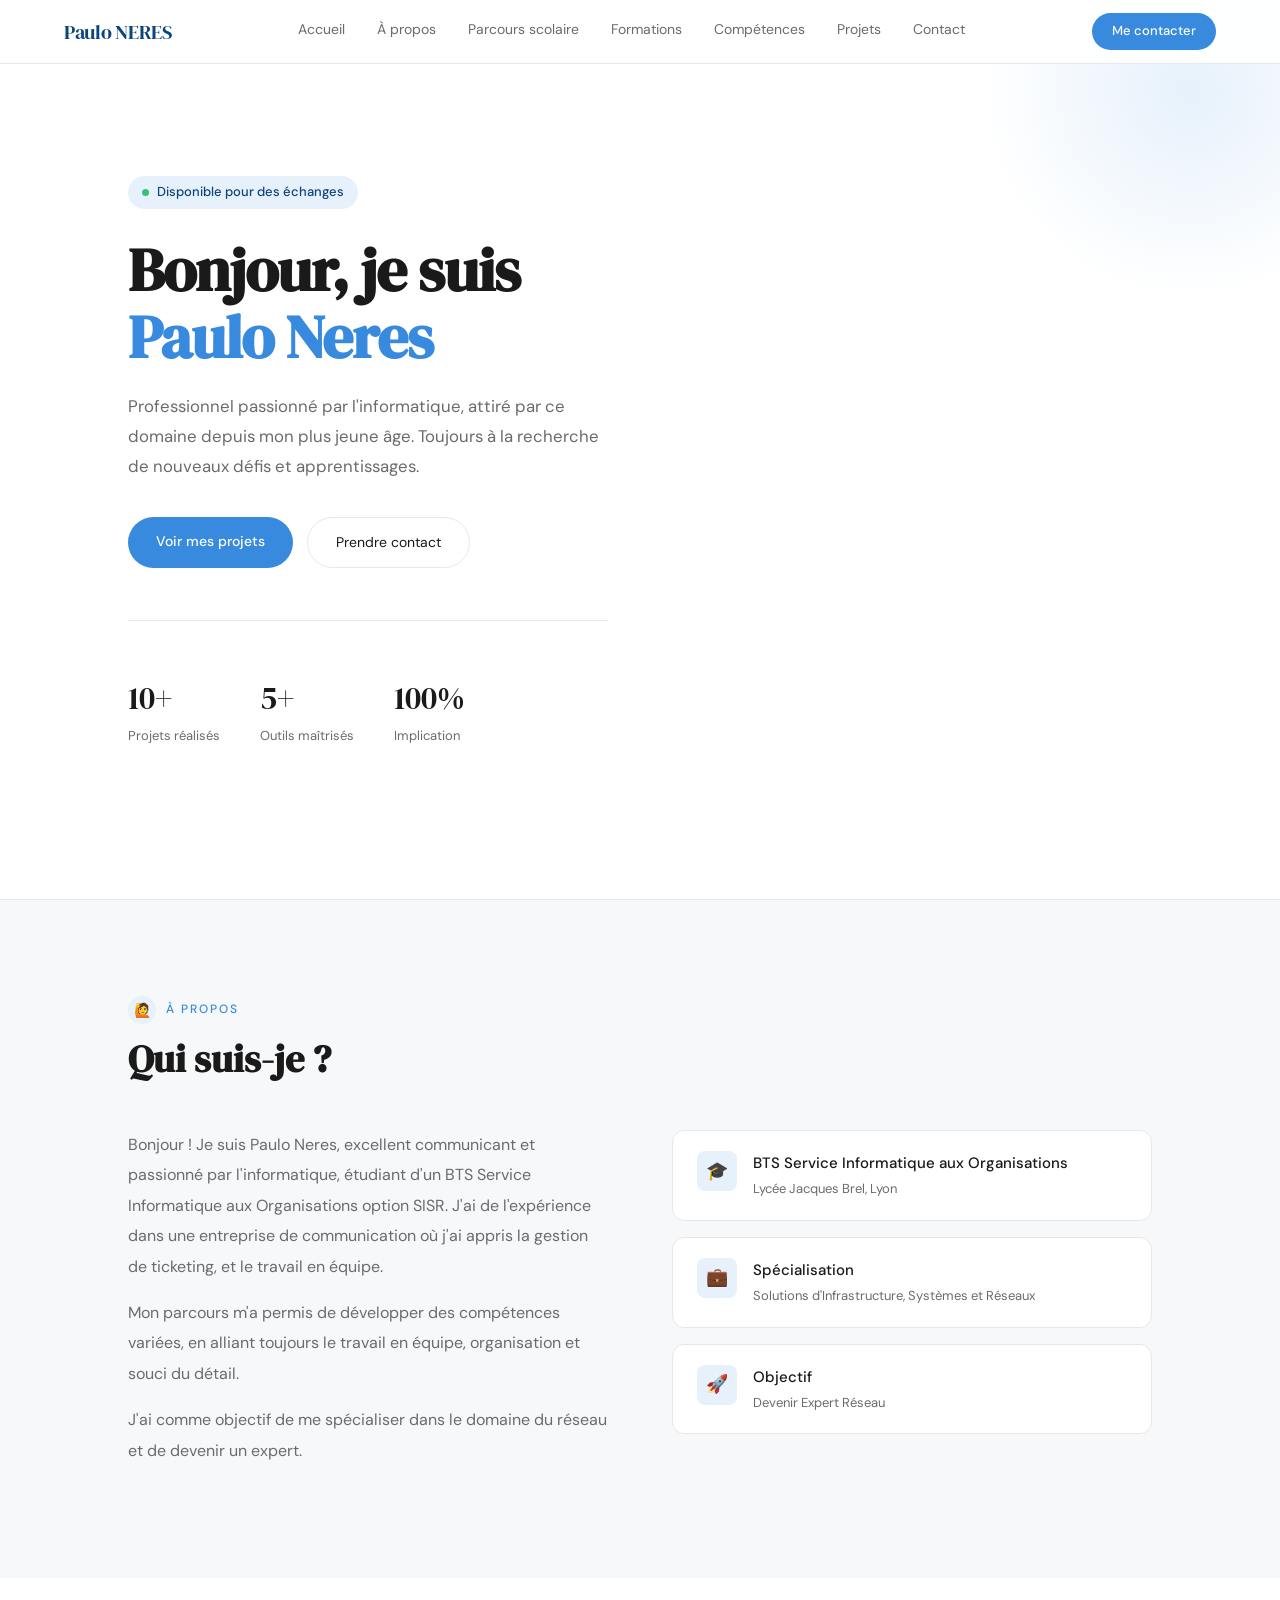
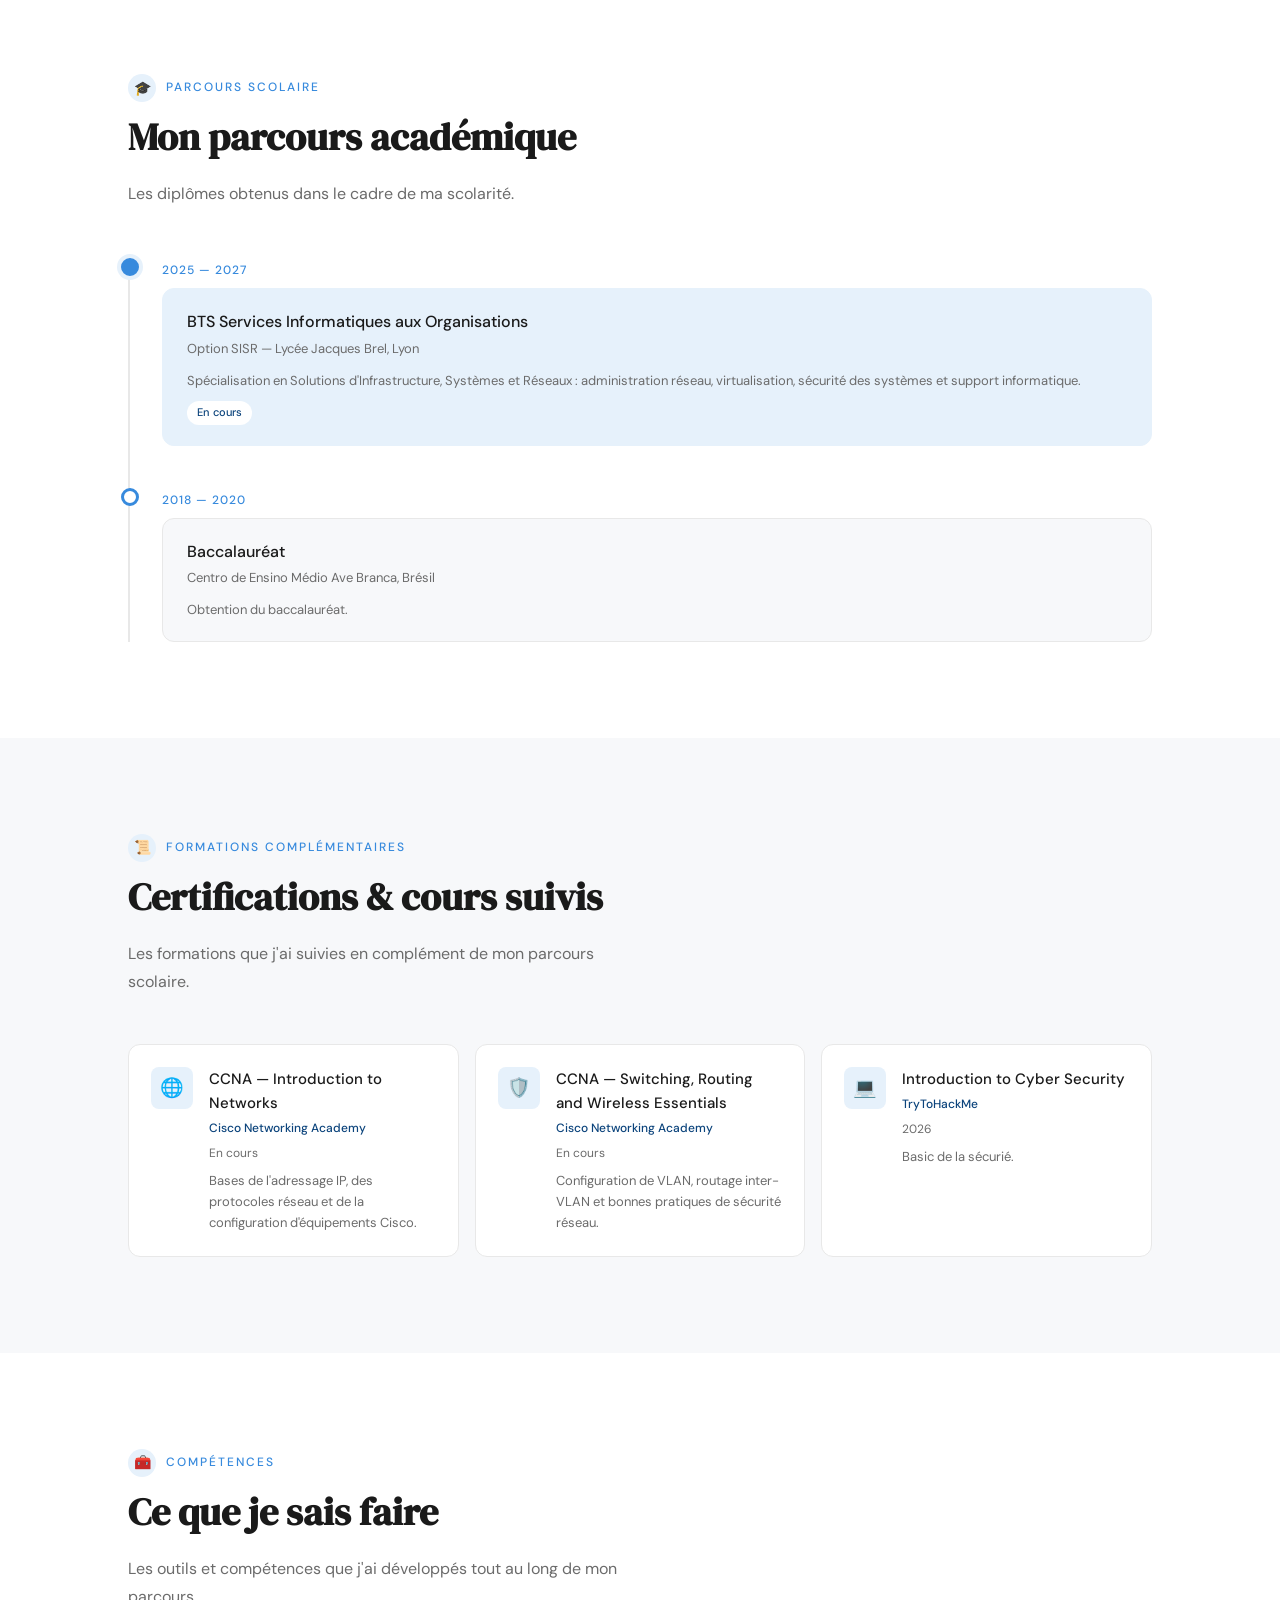
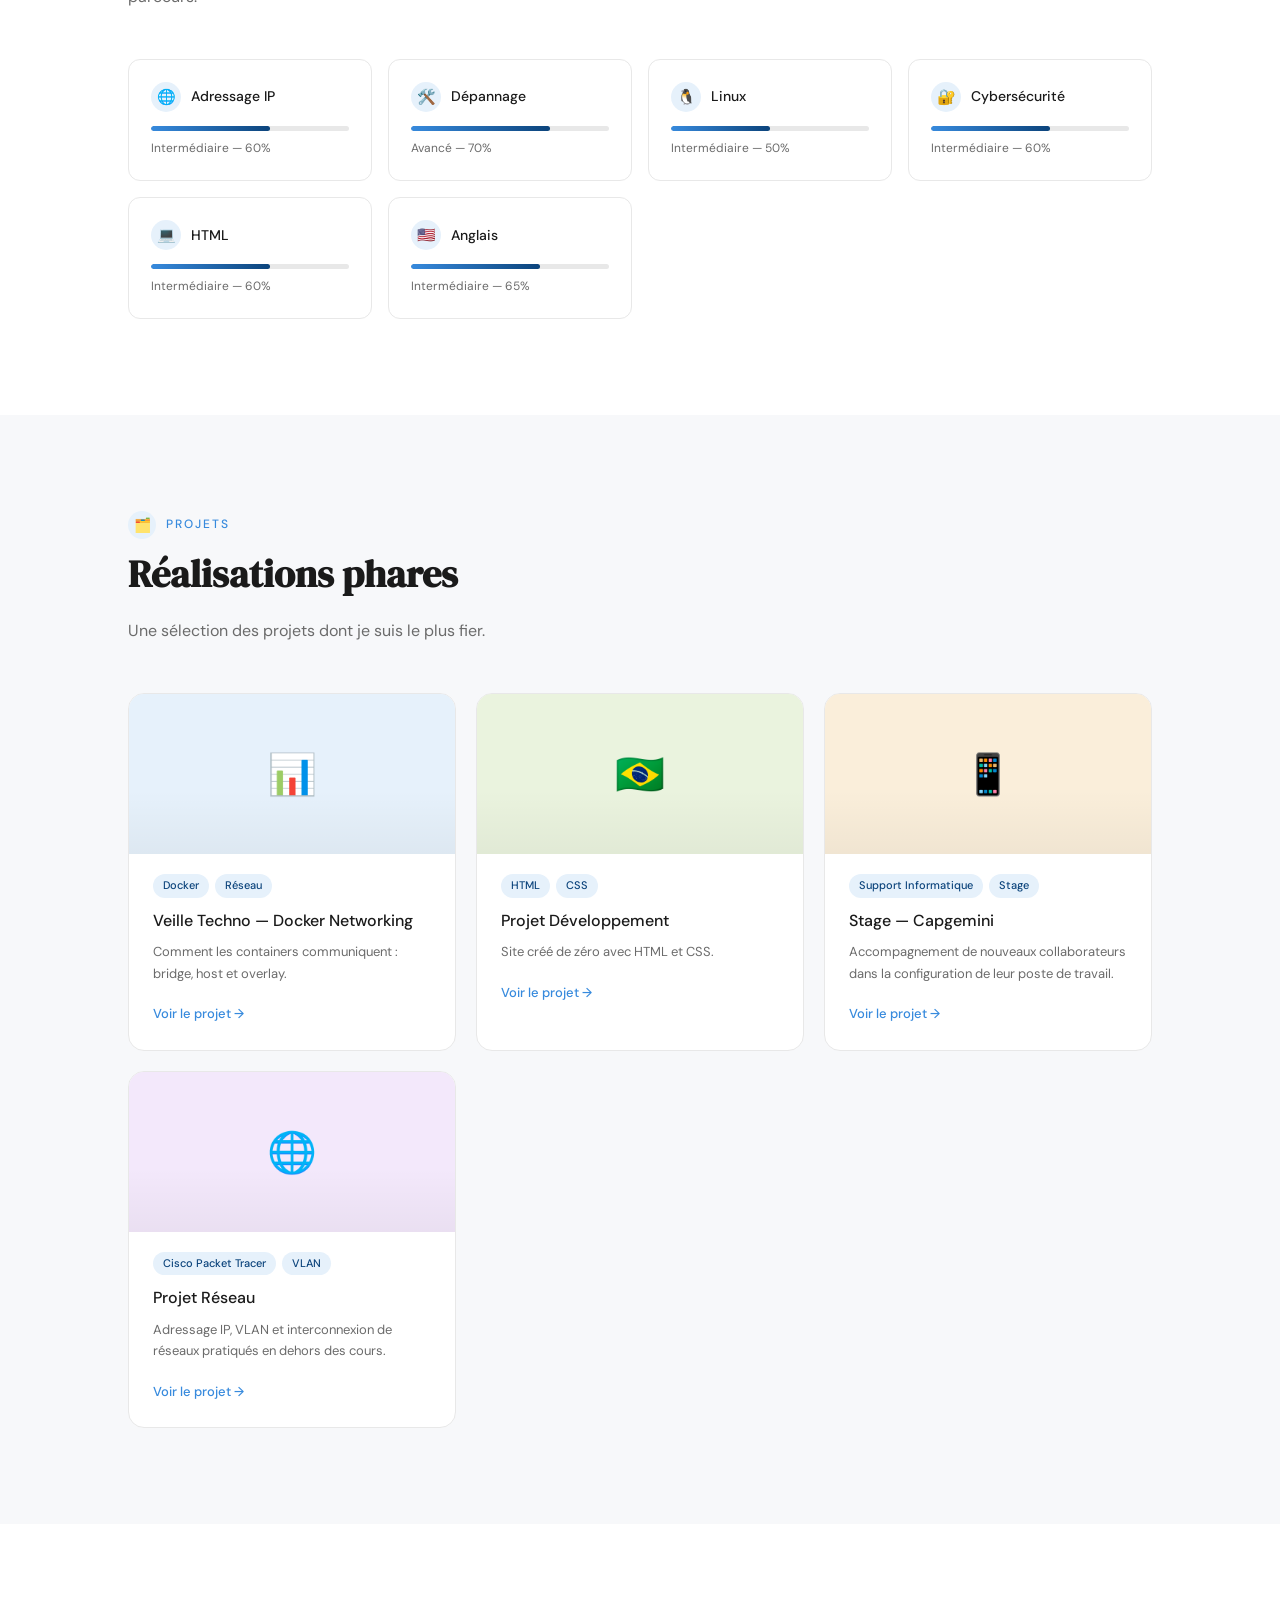
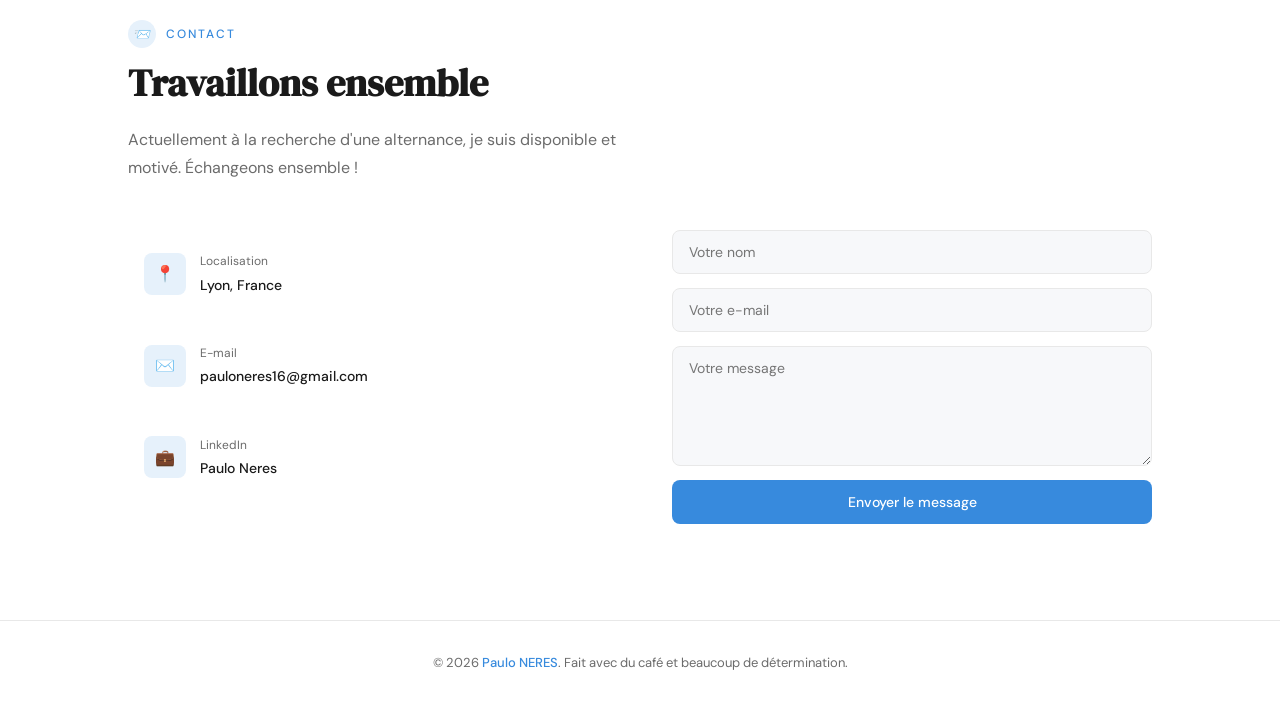
<file: index.html>
<!DOCTYPE html>
<html lang="fr">
<head>
  <meta charset="UTF-8" />
  <meta name="viewport" content="width=device-width, initial-scale=1.0" />
  <title>Portfolio — Paulo Neres</title><!-- ✏️ Votre nom -->

  <!-- Favicon -->
  <link rel="icon" type="image/svg+xml" href="favicon.svg" />
  <link rel="icon" type="image/png" sizes="32x32" href="favicon-32.png" />
  <link rel="apple-touch-icon" href="favicon-180.png" />
  <link rel="shortcut icon" href="favicon.ico" />

  <!-- Google Fonts -->
  <link rel="preconnect" href="https://fonts.googleapis.com" />
  <link rel="preconnect" href="https://fonts.gstatic.com" crossorigin />
  <link href="https://fonts.googleapis.com/css2?family=DM+Serif+Display&family=DM+Sans:wght@300;400;500&display=swap" rel="stylesheet" />

  <!-- Feuille de style -->
  <link rel="stylesheet" href="style.css" />
</head>
<body>

  <!-- ─── NAVIGATION ──────────────────────────── -->
  <nav>
    <div class="nav-logo">Paulo NERES</div><!-- ✏️ Votre nom -->
    <div class="nav-links">
      <a href="#home">Accueil</a>
      <a href="#about">À propos</a>
      <a href="#parcours">Parcours scolaire</a>
      <a href="#formations">Formations</a>
      <a href="#skills">Compétences</a>
      <a href="#projects">Projets</a>
      <a href="#contact">Contact</a>
    </div>
    <a href="#contact" class="nav-cta">Me contacter</a>
  </nav>

  <!-- ─── HERO ────────────────────────────────── -->
  <section id="home">
    <div class="hero-inner">
      <div class="hero-tag"><span class="dot"></span>Disponible pour des échanges</div><!-- ✏️ Votre statut actuel -->
      <h1 class="hero-title">
        Bonjour, je suis<br>
        <span>Paulo Neres</span><!-- ✏️ Votre nom -->
      </h1>
      <p class="hero-desc">
        Professionnel passionné par l'informatique, attiré par ce domaine depuis mon plus jeune âge.
        Toujours à la recherche de nouveaux défis et apprentissages.
      </p><!-- ✏️ Votre accroche -->
      <div class="hero-actions">
        <a href="#projects" class="btn-primary">Voir mes projets</a>
        <a href="#contact" class="btn-secondary">Prendre contact</a>
      </div>
      <div class="hero-stats">
        <div>
          <div class="stat-num">10+</div><!-- ✏️ -->
          <div class="stat-label">Projets réalisés</div>
        </div>
        <div>
          <div class="stat-num">5+</div><!-- ✏️ -->
          <div class="stat-label">Outils maîtrisés</div>
        </div>
        <div>
          <div class="stat-num">100%</div>
          <div class="stat-label">Implication</div>
        </div>
      </div>
    </div>
  </section>

  <!-- ─── À PROPOS ─────────────────────────────── -->
  <section id="about">
    <div class="section-eyebrow">
      <div class="section-eyebrow-icon">🙋</div>
      <div class="section-label">À propos</div>
    </div>
    <h2 class="section-title">Qui suis-je ?</h2>
    <div class="about-grid">

      <div class="about-text">
        <!-- ✏️ Rédigez vos paragraphes de présentation ci-dessous -->
        <p>
          Bonjour ! Je suis Paulo Neres, excellent communicant et passionné par l'informatique, étudiant
          d'un BTS Service Informatique aux Organisations option SISR.
          J'ai de l'expérience dans une entreprise de communication où j'ai appris la gestion de ticketing,
          et le travail en équipe.
        </p>
        <p>
          Mon parcours m'a permis de développer des compétences variées, en alliant
          toujours le travail en équipe, organisation et souci du détail.
        </p>
        <p>
          J'ai comme objectif de me spécialiser dans le domaine du réseau et de devenir un expert.
        </p>
      </div>

      <div class="about-cards">
        <div class="about-card">
          <div class="about-icon">🎓</div>
          <div>
            <div class="about-card-title">BTS Service Informatique aux Organisations</div><!-- ✏️ -->
            <div class="about-card-text">Lycée Jacques Brel, Lyon</div>
          </div>
        </div>
        <div class="about-card">
          <div class="about-icon">💼</div>
          <div>
            <div class="about-card-title">Spécialisation</div><!-- ✏️ -->
            <div class="about-card-text">Solutions d'Infrastructure, Systèmes et Réseaux</div>
          </div>
        </div>
        <div class="about-card">
          <div class="about-icon">🚀</div>
          <div>
            <div class="about-card-title">Objectif</div><!-- ✏️ -->
            <div class="about-card-text">Devenir Expert Réseau</div>
          </div>
        </div>
      </div>

    </div>
  </section>

  <!-- ─── PARCOURS SCOLAIRE ─────────────────────── -->
  <section id="parcours">
    <div class="section-eyebrow">
      <div class="section-eyebrow-icon">🎓</div>
      <div class="section-label">Parcours scolaire</div>
    </div>
    <h2 class="section-title">Mon parcours académique</h2>
    <p class="section-sub">
      Les diplômes obtenus dans le cadre de ma scolarité.
    </p>

    <div class="timeline">
      <!-- ✏️ Ajoutez ou modifiez vos formations ci-dessous. Mettez "is-current" sur la formation en cours. -->
      <div class="timeline-item is-current">
        <div class="timeline-dot"></div>
        <div class="timeline-period">2025 — 2027</div>
        <div class="timeline-card">
          <div class="timeline-title">BTS Services Informatiques aux Organisations</div>
          <div class="timeline-place">Option SISR — Lycée Jacques Brel, Lyon</div>
          <div class="timeline-desc">
            Spécialisation en Solutions d'Infrastructure, Systèmes et Réseaux : administration
            réseau, virtualisation, sécurité des systèmes et support informatique.
          </div>
          <span class="timeline-badge">En cours</span>
        </div>
      </div>

      <div class="timeline-item">
        <div class="timeline-dot"></div>
        <div class="timeline-period">2018 — 2020</div>
        <div class="timeline-card">
          <div class="timeline-title">Baccalauréat</div><!-- ✏️ Précisez votre filière si besoin -->
          <div class="timeline-place">Centro de Ensino Médio Ave Branca, Brésil</div>
          <div class="timeline-desc">
            Obtention du baccalauréat.
          </div>
        </div>
      </div>
    </div>
  </section>

  <!-- ─── FORMATIONS COMPLÉMENTAIRES ─────────────── -->
  <section id="formations">
    <div class="section-eyebrow">
      <div class="section-eyebrow-icon">📜</div>
      <div class="section-label">Formations complémentaires</div>
    </div>
    <h2 class="section-title">Certifications & cours suivis</h2>
    <p class="section-sub">
      Les formations que j'ai suivies en complément de mon parcours scolaire.
    </p>

    <div class="certif-grid" id="certif-grid"></div>
    <!-- ✏️ Les formations complémentaires sont gérées dans script.js → tableau "certifications" -->
  </section>

  <!-- ─── COMPÉTENCES ──────────────────────────── -->
  <section id="skills">
    <div class="section-eyebrow">
      <div class="section-eyebrow-icon">🧰</div>
      <div class="section-label">Compétences</div>
    </div>
    <h2 class="section-title">Ce que je sais faire</h2>
    <p class="section-sub">
      Les outils et compétences que j'ai développés tout au long de mon parcours.
    </p>
    <div class="skills-grid" id="skills-grid"></div>
    <!-- ✏️ Les compétences sont gérées dans script.js → tableau "skills" -->
  </section>

  <!-- ─── PROJETS ───────────────────────────────── -->
  <section id="projects">
    <div class="section-eyebrow">
      <div class="section-eyebrow-icon">🗂️</div>
      <div class="section-label">Projets</div>
    </div>
    <h2 class="section-title">Réalisations phares</h2>
    <p class="section-sub">
      Une sélection des projets dont je suis le plus fier.
    </p>
    <div class="projects-grid" id="projects-grid"></div>
    <!-- ✏️ Les projets sont gérés dans script.js → tableau "projects" -->
  </section>

  <!-- ─── CONTACT ───────────────────────────────── -->
  <section id="contact">
    <div class="section-eyebrow">
      <div class="section-eyebrow-icon">📨</div>
      <div class="section-label">Contact</div>
    </div>
    <h2 class="section-title">Travaillons ensemble</h2>
    <p class="section-sub">
      Actuellement à la recherche d'une alternance, je suis disponible et motivé. Échangeons ensemble !
    </p>
    <div class="contact-grid">

      <div class="contact-info">
        <div class="contact-item">
          <div class="contact-icon">📍</div>
          <div>
            <div class="contact-detail-label">Localisation</div>
            <div class="contact-detail-value">Lyon, France</div><!-- ✏️ -->
          </div>
        </div>
        <div class="contact-item">
          <div class="contact-icon">✉️</div>
          <div>
            <div class="contact-detail-label">E-mail</div>
            <div class="contact-detail-value">pauloneres16@gmail.com</div><!-- ✏️ -->
          </div>
        </div>
        <div class="contact-item">
          <div class="contact-icon">💼</div>
          <div>
            <div class="contact-detail-label">LinkedIn</div>
            <div class="contact-detail-value">
              <a href="https://www.linkedin.com/in/paulonrs/" target="_blank" rel="noopener noreferrer">Paulo Neres</a>
            </div>
          </div>
        </div>
      </div>

        <form action="https://formsubmit.co/pauloneres16@gmail.com" method="POST">
        <!-- ✏️ Remplacez par votre propre service d'envoi de formulaire si besoin -->
        <input type="text" name="nom" placeholder="Votre nom" required />
        <input type="email" name="email" placeholder="Votre e-mail" required />
        <textarea name="message" placeholder="Votre message" required></textarea>
        <button type="submit">Envoyer le message</button>
      </form>

    </div>
  </section>

  <!-- ─── FOOTER ───────────────────────────────── -->
  <footer>
    <p>© 2026 <span>Paulo NERES</span>. Fait avec du café et beaucoup de détermination.</p><!-- ✏️ Votre nom -->
  </footer>

  <!-- Script -->
  <script src="script.js"></script>

</body>
</html>
</file>
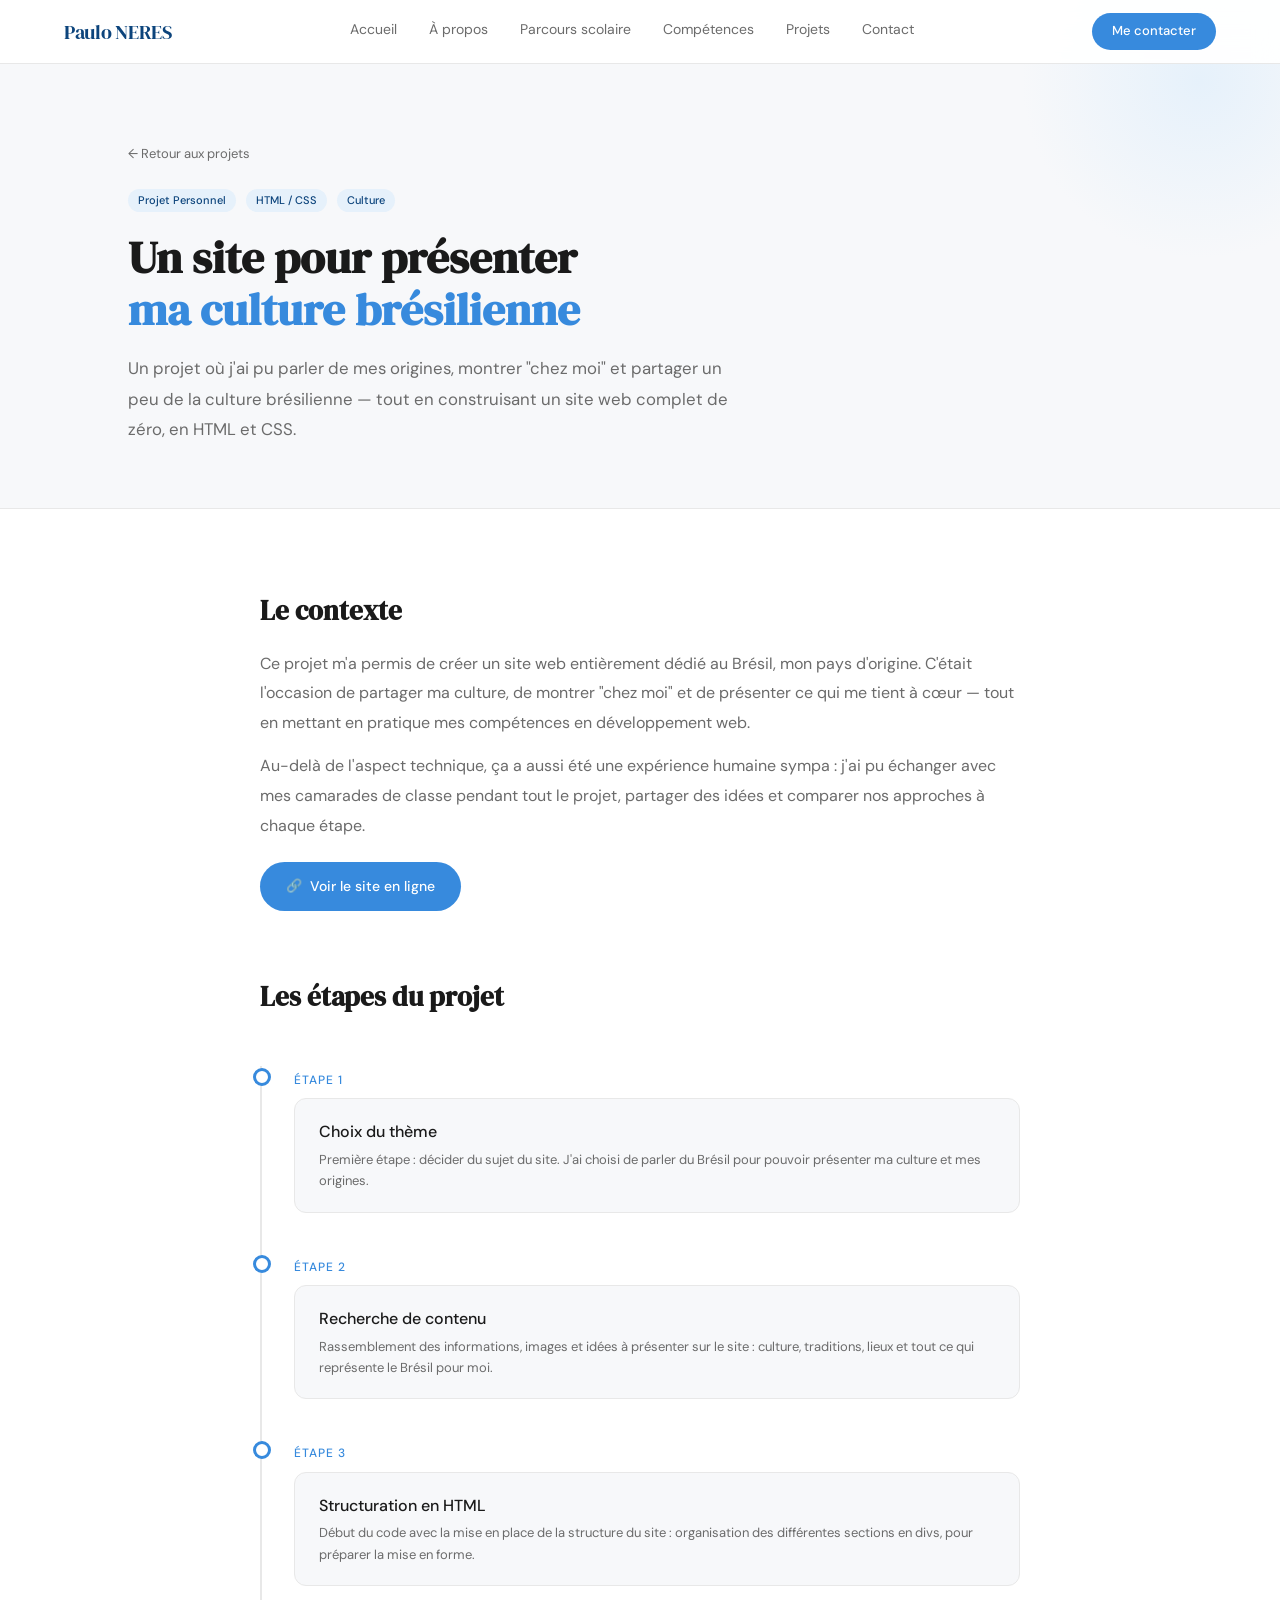
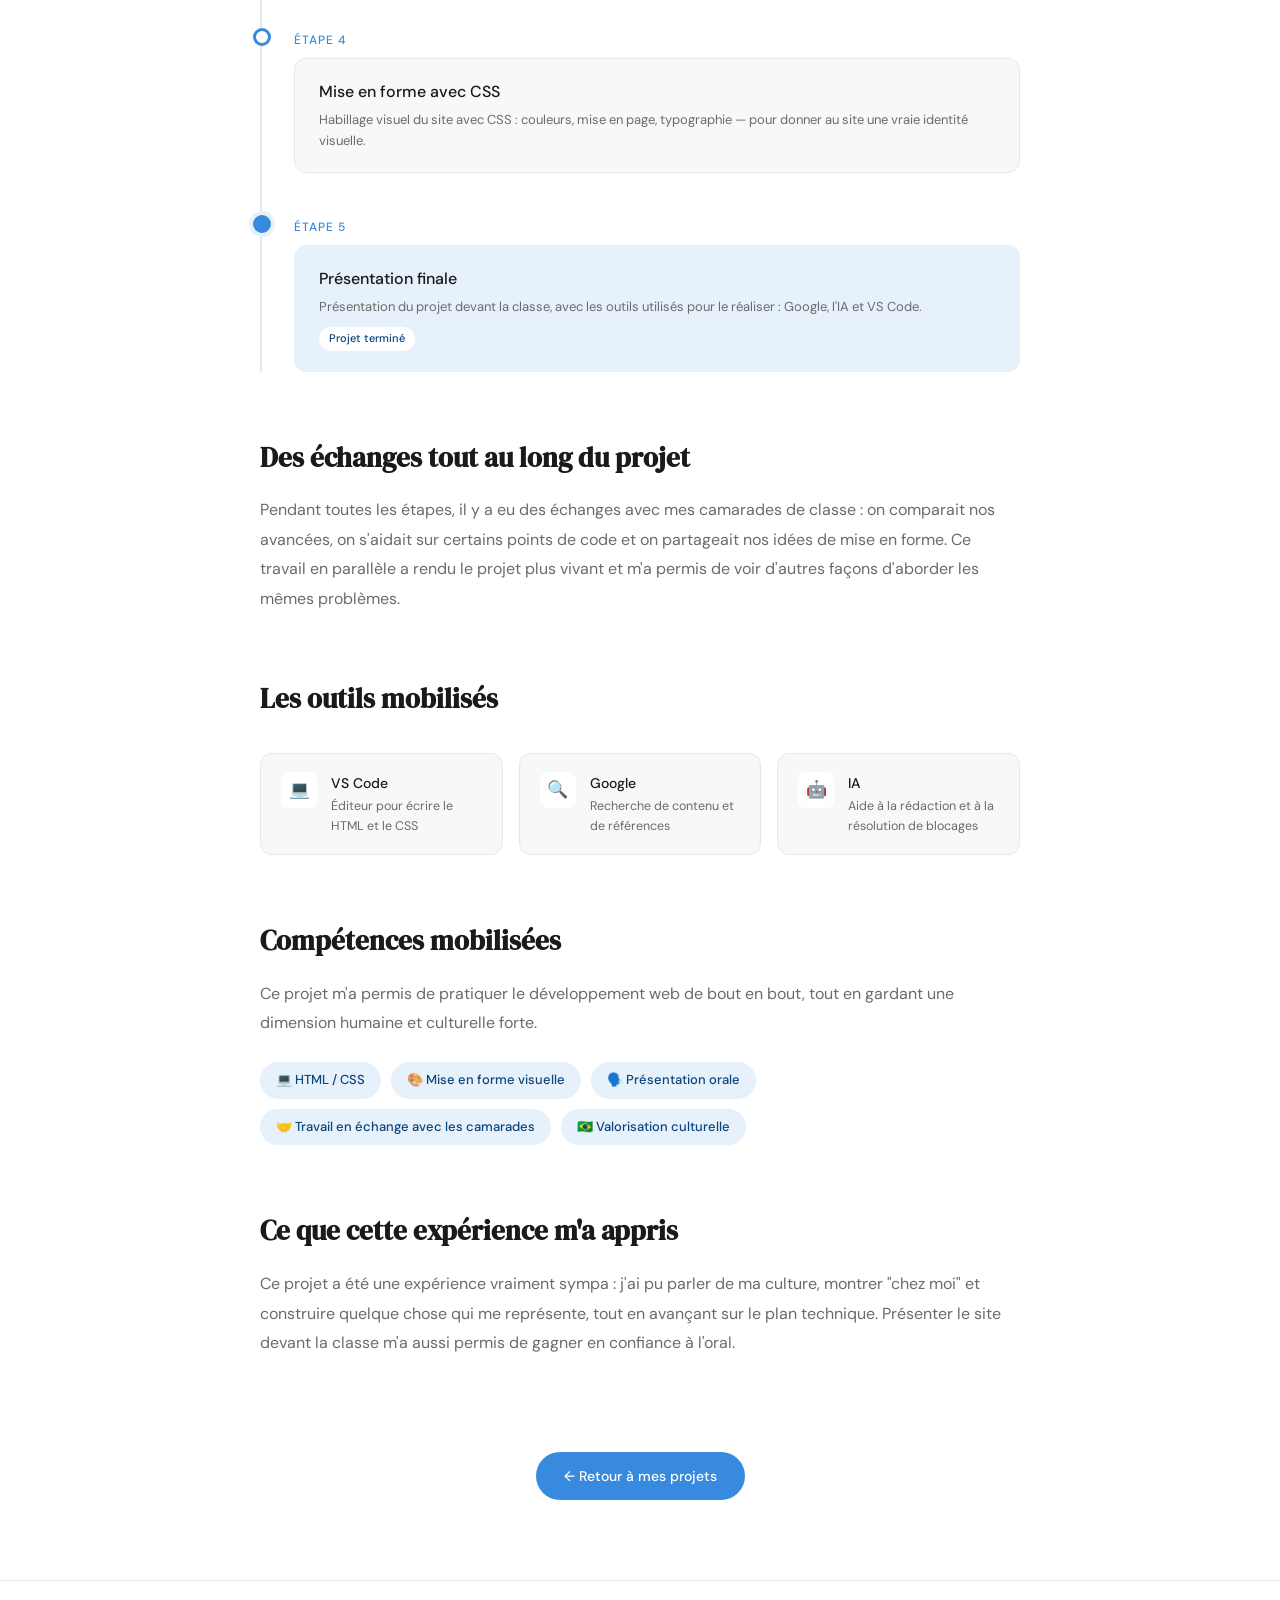
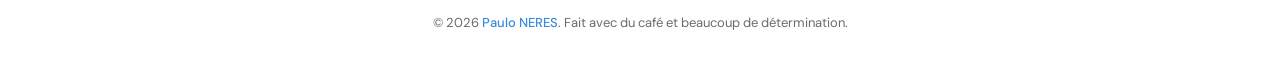
<file: projet-bresil.html>
<!DOCTYPE html>
<html lang="fr">
<head>
  <meta charset="UTF-8" />
  <meta name="viewport" content="width=device-width, initial-scale=1.0" />
  <title>Projet Développement — Site sur le Brésil | Paulo Neres</title>

  <!-- Favicon -->
  <link rel="icon" type="image/svg+xml" href="favicon.svg" />
  <link rel="icon" type="image/png" sizes="32x32" href="favicon-32.png" />
  <link rel="apple-touch-icon" href="favicon-180.png" />
  <link rel="shortcut icon" href="favicon.ico" />

  <!-- Google Fonts -->
  <link rel="preconnect" href="https://fonts.googleapis.com" />
  <link rel="preconnect" href="https://fonts.gstatic.com" crossorigin />
  <link href="https://fonts.googleapis.com/css2?family=DM+Serif+Display&family=DM+Sans:wght@300;400;500&display=swap" rel="stylesheet" />

  <!-- Feuille de style -->
  <link rel="stylesheet" href="style.css" />
</head>
<body>

  <!-- ─── NAVIGATION ──────────────────────────── -->
  <nav>
    <a href="index.html" class="nav-logo">Paulo NERES</a>
    <div class="nav-links">
      <a href="index.html#home">Accueil</a>
      <a href="index.html#about">À propos</a>
      <a href="index.html#parcours">Parcours scolaire</a>
      <a href="index.html#skills">Compétences</a>
      <a href="index.html#projects">Projets</a>
      <a href="index.html#contact">Contact</a>
    </div>
    <a href="index.html#contact" class="nav-cta">Me contacter</a>
  </nav>

  <!-- ─── EN-TÊTE DE PAGE ───────────────────────── -->
  <section class="page-hero">
    <div class="page-hero-inner">
      <a href="index.html#projects" class="breadcrumb">← Retour aux projets</a>

      <div class="page-meta">
        <span class="tag">Projet Personnel</span>
        <span class="tag">HTML / CSS</span>
        <span class="tag">Culture</span>
      </div>

      <h1 class="page-title">
        Un site pour présenter<br>
        <span>ma culture brésilienne</span>
      </h1>

      <p class="page-lead">
        Un projet où j'ai pu parler de mes origines, montrer "chez moi" et partager
        un peu de la culture brésilienne — tout en construisant un site web complet
        de zéro, en HTML et CSS.
      </p>
    </div>
  </section>

  <!-- ─── CONTENU ───────────────────────────────── -->
  <section class="page-content">
    <div class="page-content-narrow">

      <!-- Contexte -->
      <div class="page-block reveal">
        <h2 class="page-block-title">Le contexte</h2>
        <p>
          Ce projet m'a permis de créer un site web entièrement dédié au Brésil, mon pays
          d'origine. C'était l'occasion de partager ma culture, de montrer "chez moi" et de
          présenter ce qui me tient à cœur — tout en mettant en pratique mes compétences en
          développement web.
        </p>
        <p>
          Au-delà de l'aspect technique, ça a aussi été une expérience humaine sympa : j'ai pu
          échanger avec mes camarades de classe pendant tout le projet, partager des idées et
          comparer nos approches à chaque étape.
        </p>

        <a
          href="https://bresil-projet.netlify.app"
          class="external-cta"
          target="_blank"
          rel="noopener noreferrer"
        >
          <span class="icon">🔗</span> Voir le site en ligne
        </a>
      </div>

      <!-- Étapes (timeline) -->
      <div class="page-block reveal">
        <h2 class="page-block-title">Les étapes du projet</h2>
        <div class="timeline">

          <div class="timeline-item">
            <div class="timeline-dot"></div>
            <div class="timeline-period">Étape 1</div>
            <div class="timeline-card">
              <div class="timeline-title">Choix du thème</div>
              <div class="timeline-desc">
                Première étape : décider du sujet du site. J'ai choisi de parler du Brésil pour
                pouvoir présenter ma culture et mes origines.
              </div>
            </div>
          </div>

          <div class="timeline-item">
            <div class="timeline-dot"></div>
            <div class="timeline-period">Étape 2</div>
            <div class="timeline-card">
              <div class="timeline-title">Recherche de contenu</div>
              <div class="timeline-desc">
                Rassemblement des informations, images et idées à présenter sur le site :
                culture, traditions, lieux et tout ce qui représente le Brésil pour moi.
              </div>
            </div>
          </div>

          <div class="timeline-item">
            <div class="timeline-dot"></div>
            <div class="timeline-period">Étape 3</div>
            <div class="timeline-card">
              <div class="timeline-title">Structuration en HTML</div>
              <div class="timeline-desc">
                Début du code avec la mise en place de la structure du site : organisation des
                différentes sections en divs, pour préparer la mise en forme.
              </div>
            </div>
          </div>

          <div class="timeline-item">
            <div class="timeline-dot"></div>
            <div class="timeline-period">Étape 4</div>
            <div class="timeline-card">
              <div class="timeline-title">Mise en forme avec CSS</div>
              <div class="timeline-desc">
                Habillage visuel du site avec CSS : couleurs, mise en page, typographie — pour
                donner au site une vraie identité visuelle.
              </div>
            </div>
          </div>

          <div class="timeline-item is-current">
            <div class="timeline-dot"></div>
            <div class="timeline-period">Étape 5</div>
            <div class="timeline-card">
              <div class="timeline-title">Présentation finale</div>
              <div class="timeline-desc">
                Présentation du projet devant la classe, avec les outils utilisés pour le
                réaliser : Google, l'IA et VS Code.
              </div>
              <span class="timeline-badge">Projet terminé</span>
            </div>
          </div>

        </div>
      </div>

      <!-- Échanges avec les camarades -->
      <div class="page-block reveal">
        <h2 class="page-block-title">Des échanges tout au long du projet</h2>
        <p>
          Pendant toutes les étapes, il y a eu des échanges avec mes camarades de classe : on
          comparait nos avancées, on s'aidait sur certains points de code et on partageait nos
          idées de mise en forme. Ce travail en parallèle a rendu le projet plus vivant et m'a
          permis de voir d'autres façons d'aborder les mêmes problèmes.
        </p>
      </div>

      <!-- Outils utilisés -->
      <div class="page-block reveal">
        <h2 class="page-block-title">Les outils mobilisés</h2>
        <div class="tool-grid">
          <div class="tool-card">
            <div class="tool-icon">💻</div>
            <div>
              <div class="tool-name">VS Code</div>
              <div class="tool-desc">Éditeur pour écrire le HTML et le CSS</div>
            </div>
          </div>
          <div class="tool-card">
            <div class="tool-icon">🔍</div>
            <div>
              <div class="tool-name">Google</div>
              <div class="tool-desc">Recherche de contenu et de références</div>
            </div>
          </div>
          <div class="tool-card">
            <div class="tool-icon">🤖</div>
            <div>
              <div class="tool-name">IA</div>
              <div class="tool-desc">Aide à la rédaction et à la résolution de blocages</div>
            </div>
          </div>
        </div>
      </div>

      <!-- Compétences mobilisées -->
      <div class="page-block reveal">
        <h2 class="page-block-title">Compétences mobilisées</h2>
        <p>
          Ce projet m'a permis de pratiquer le développement web de bout en bout, tout en
          gardant une dimension humaine et culturelle forte.
        </p>
        <div class="skills-mobilized">
          <span class="skill-pill">💻 HTML / CSS</span>
          <span class="skill-pill">🎨 Mise en forme visuelle</span>
          <span class="skill-pill">🗣️ Présentation orale</span>
          <span class="skill-pill">🤝 Travail en échange avec les camarades</span>
          <span class="skill-pill">🇧🇷 Valorisation culturelle</span>
        </div>
      </div>

      <!-- Ce que j'ai appris -->
      <div class="page-block reveal">
        <h2 class="page-block-title">Ce que cette expérience m'a appris</h2>
        <p>
          Ce projet a été une expérience vraiment sympa : j'ai pu parler de ma culture, montrer
          "chez moi" et construire quelque chose qui me représente, tout en avançant sur le plan
          technique. Présenter le site devant la classe m'a aussi permis de gagner en confiance
          à l'oral.
        </p>
      </div>

    </div>
  </section>

  <!-- ─── RETOUR ────────────────────────────────── -->
  <div class="page-back-cta">
    <a href="index.html#projects" class="btn-primary">← Retour à mes projets</a>
  </div>

  <!-- ─── FOOTER ───────────────────────────────── -->
  <footer>
    <p>© 2026 <span>Paulo NERES</span>. Fait avec du café et beaucoup de détermination.</p>
  </footer>

  <!-- Script -->
  <script src="script.js"></script>

</body>
</html>
</file>
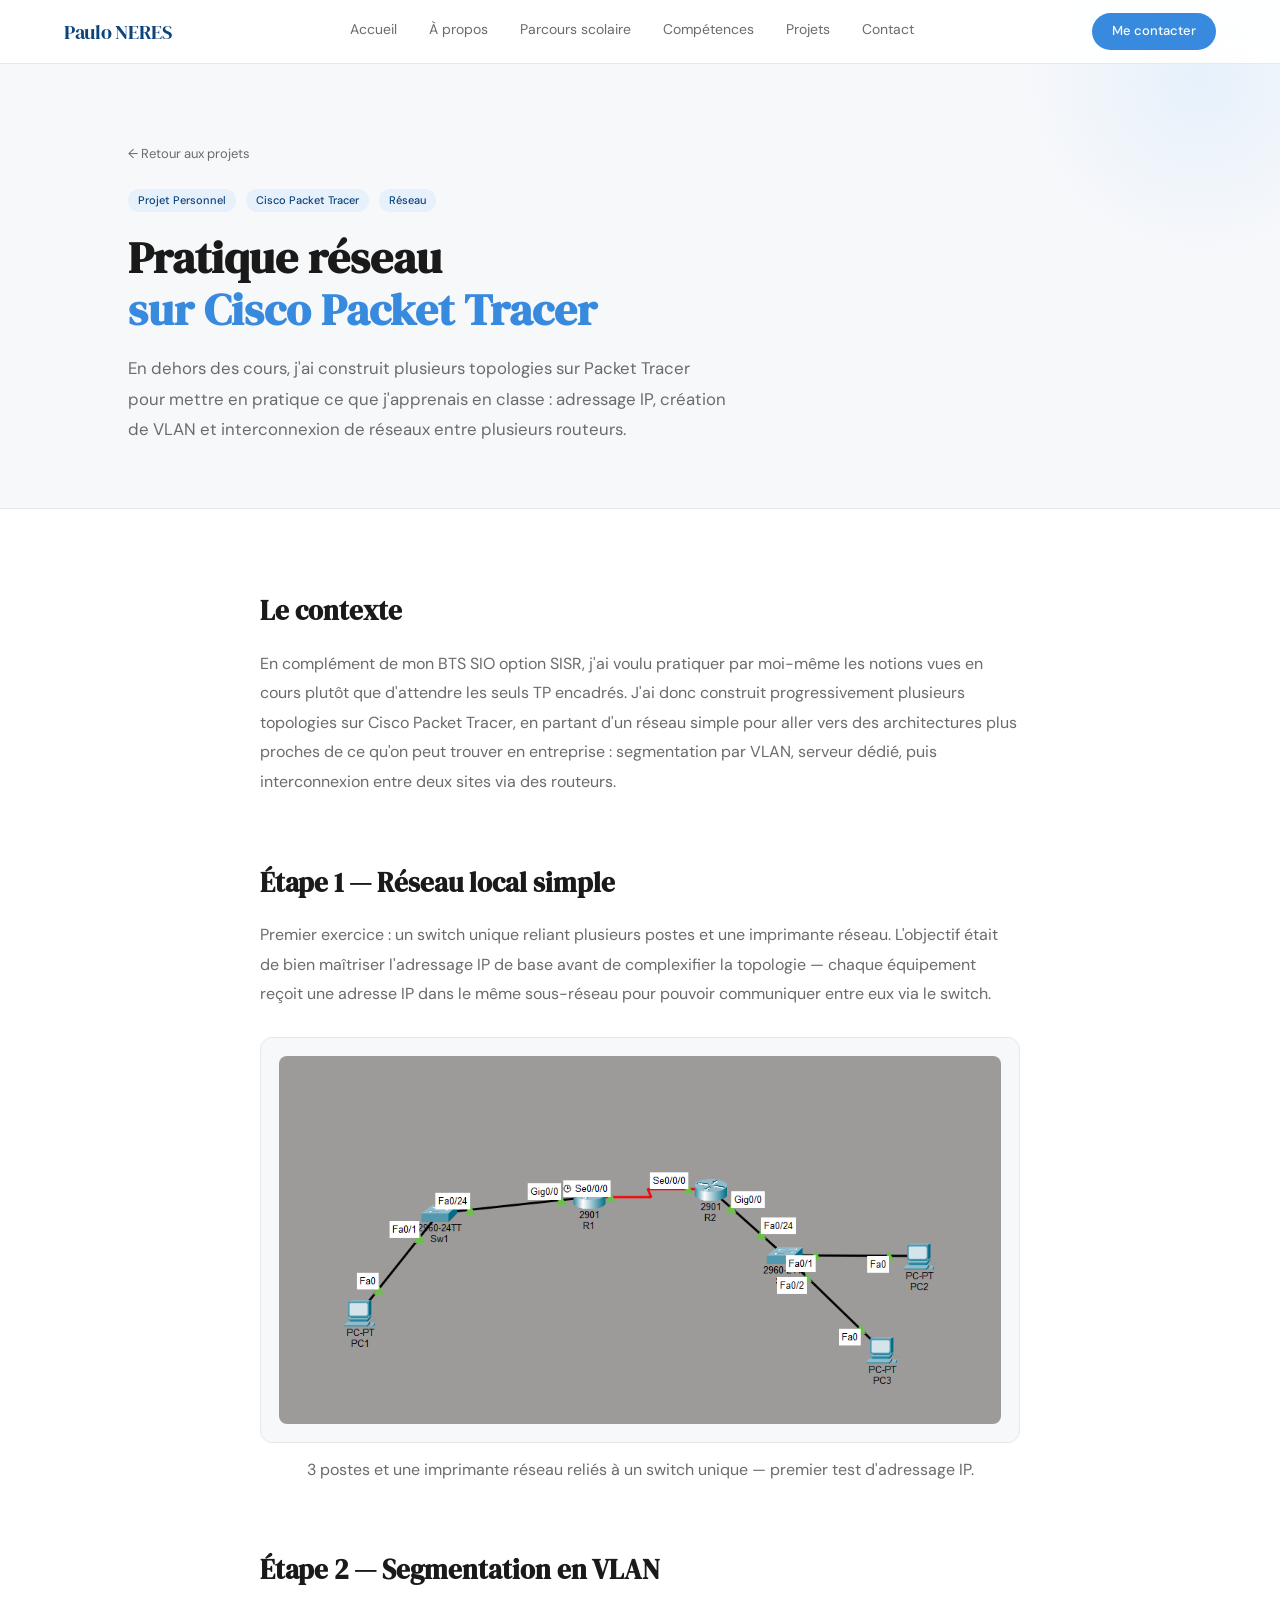
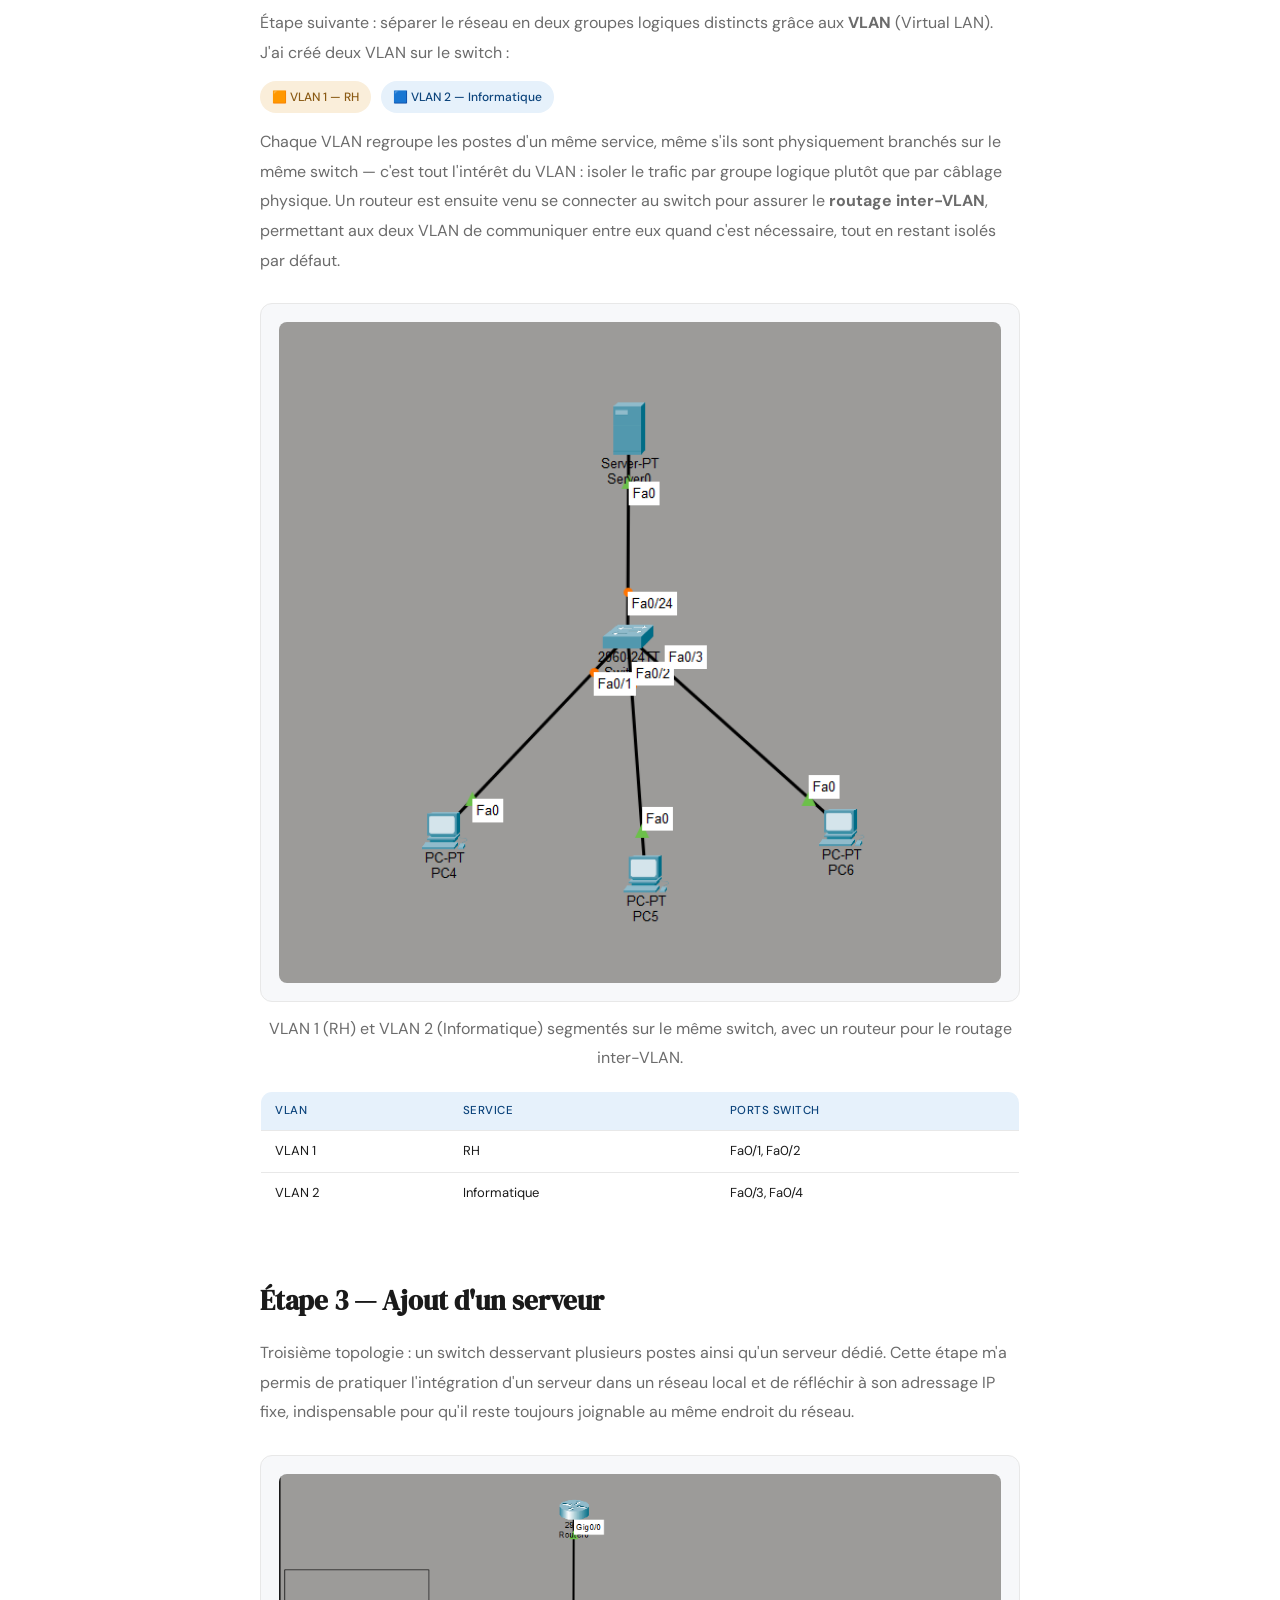
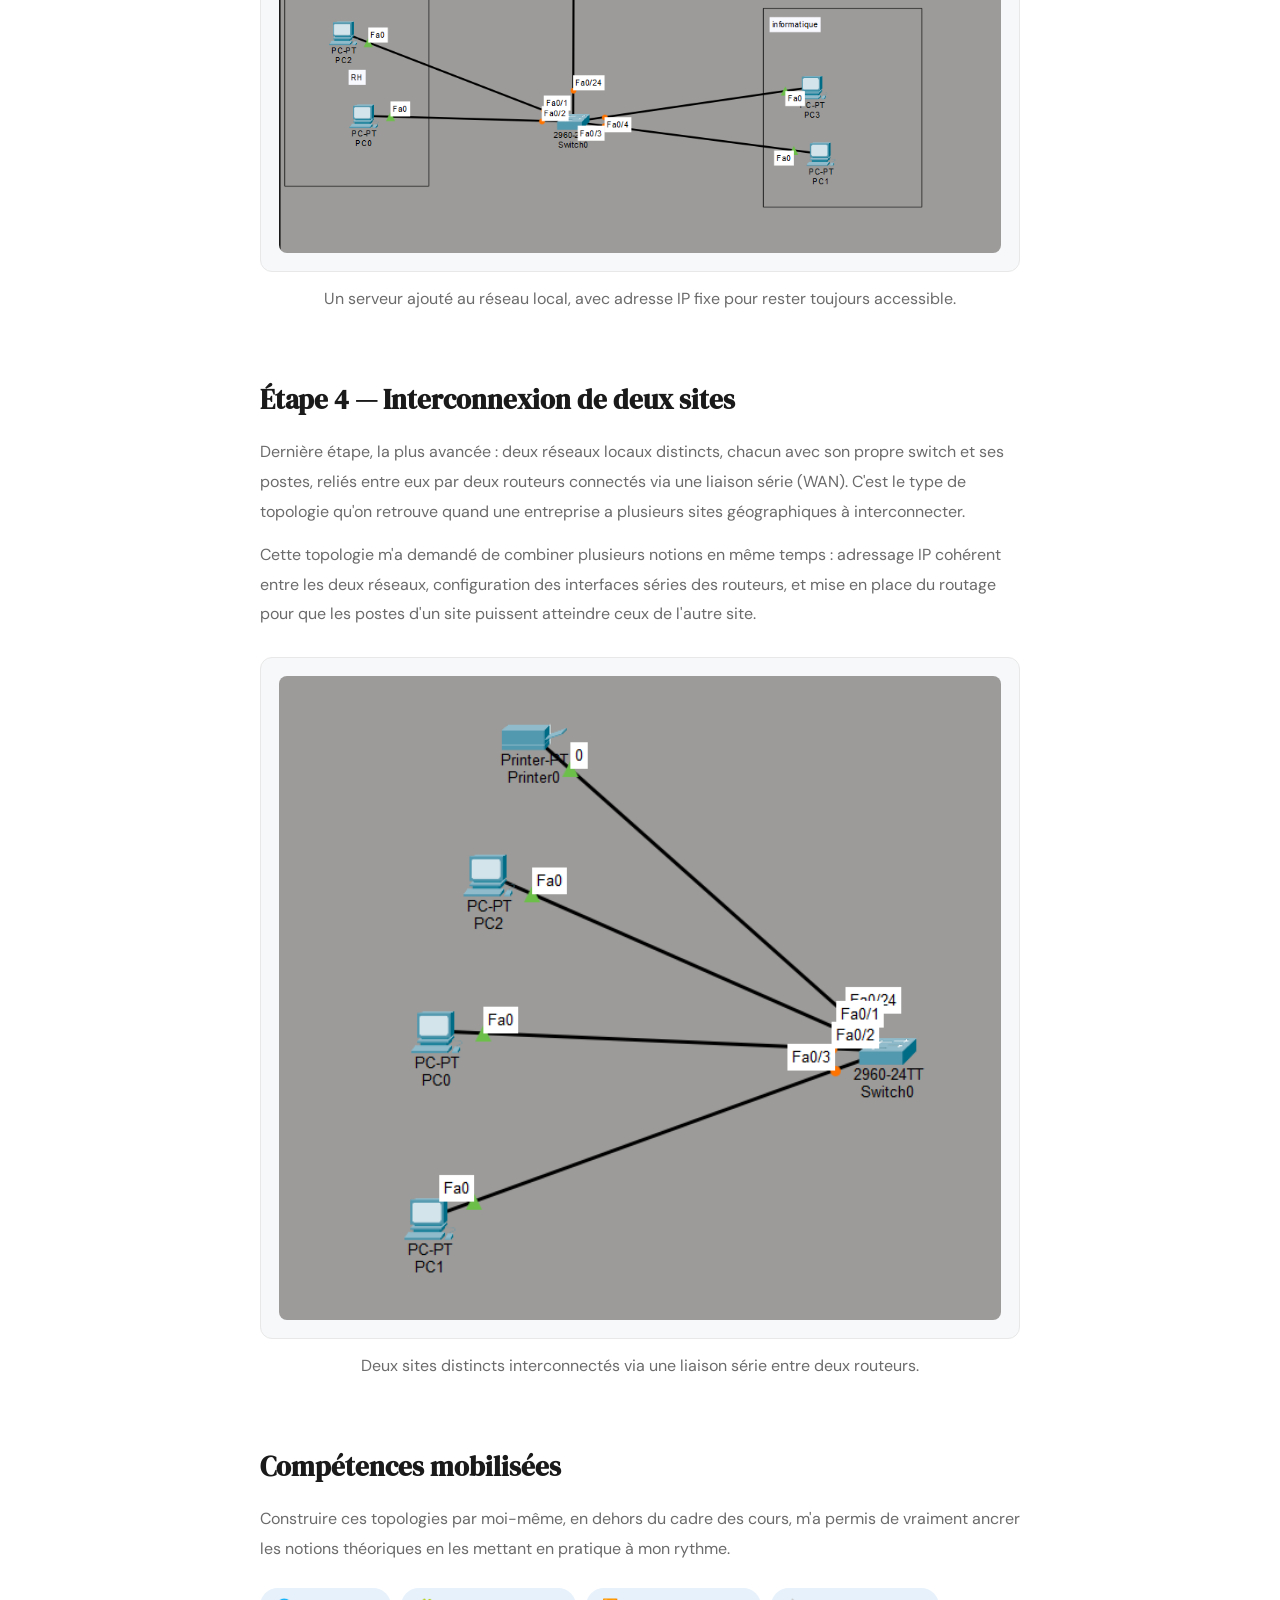
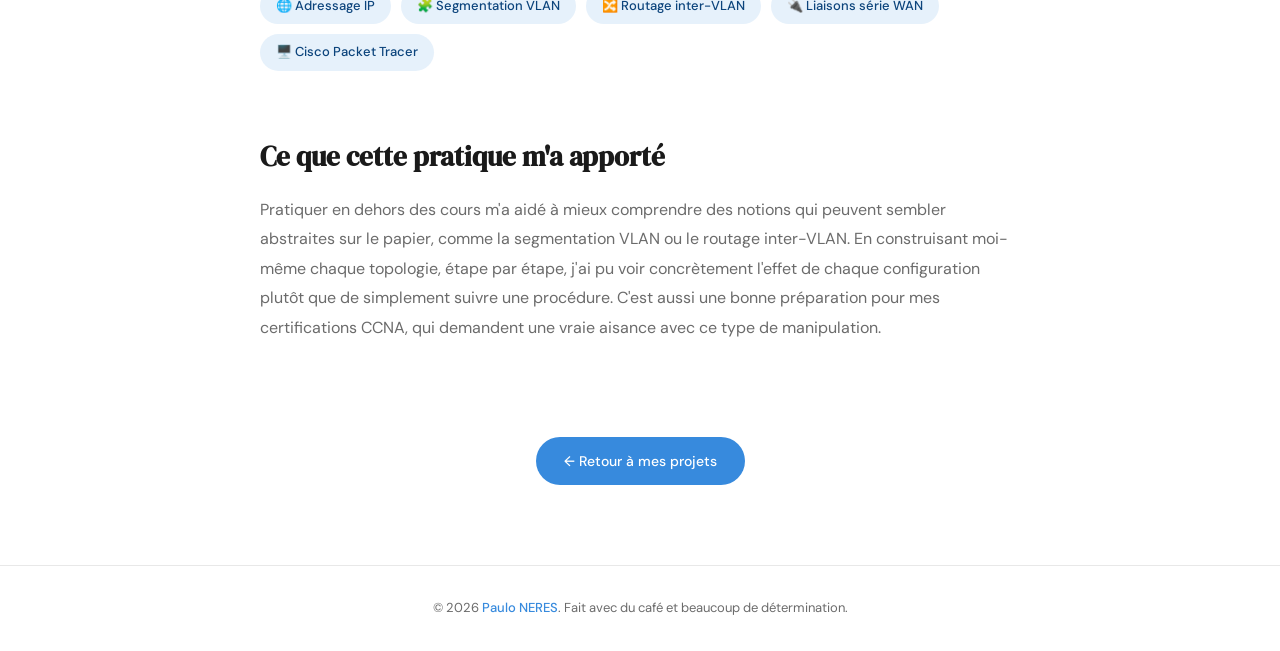
<file: projet-reseau.html>
<!DOCTYPE html>
<html lang="fr">
<head>
  <meta charset="UTF-8" />
  <meta name="viewport" content="width=device-width, initial-scale=1.0" />
  <title>Projet Réseau — Pratique sur Cisco Packet Tracer | Paulo Neres</title>

  <!-- Favicon -->
  <link rel="icon" type="image/svg+xml" href="favicon.svg" />
  <link rel="icon" type="image/png" sizes="32x32" href="favicon-32.png" />
  <link rel="apple-touch-icon" href="favicon-180.png" />
  <link rel="shortcut icon" href="favicon.ico" />

  <!-- Google Fonts -->
  <link rel="preconnect" href="https://fonts.googleapis.com" />
  <link rel="preconnect" href="https://fonts.gstatic.com" crossorigin />
  <link href="https://fonts.googleapis.com/css2?family=DM+Serif+Display&family=DM+Sans:wght@300;400;500&display=swap" rel="stylesheet" />

  <!-- Feuille de style -->
  <link rel="stylesheet" href="style.css" />
</head>
<body>

  <!-- ─── NAVIGATION ──────────────────────────── -->
  <nav>
    <a href="index.html" class="nav-logo">Paulo NERES</a>
    <div class="nav-links">
      <a href="index.html#home">Accueil</a>
      <a href="index.html#about">À propos</a>
      <a href="index.html#parcours">Parcours scolaire</a>
      <a href="index.html#skills">Compétences</a>
      <a href="index.html#projects">Projets</a>
      <a href="index.html#contact">Contact</a>
    </div>
    <a href="index.html#contact" class="nav-cta">Me contacter</a>
  </nav>

  <!-- ─── EN-TÊTE DE PAGE ───────────────────────── -->
  <section class="page-hero">
    <div class="page-hero-inner">
      <a href="index.html#projects" class="breadcrumb">← Retour aux projets</a>

      <div class="page-meta">
        <span class="tag">Projet Personnel</span>
        <span class="tag">Cisco Packet Tracer</span>
        <span class="tag">Réseau</span>
      </div>

      <h1 class="page-title">
        Pratique réseau<br>
        <span>sur Cisco Packet Tracer</span>
      </h1>

      <p class="page-lead">
        En dehors des cours, j'ai construit plusieurs topologies sur Packet Tracer pour mettre
        en pratique ce que j'apprenais en classe : adressage IP, création de VLAN et
        interconnexion de réseaux entre plusieurs routeurs.
      </p>
    </div>
  </section>

  <!-- ─── CONTENU ───────────────────────────────── -->
  <section class="page-content">
    <div class="page-content-narrow">

      <!-- Contexte -->
      <div class="page-block reveal">
        <h2 class="page-block-title">Le contexte</h2>
        <p>
          En complément de mon BTS SIO option SISR, j'ai voulu pratiquer par moi-même les
          notions vues en cours plutôt que d'attendre les seuls TP encadrés. J'ai donc construit
          progressivement plusieurs topologies sur Cisco Packet Tracer, en partant d'un réseau
          simple pour aller vers des architectures plus proches de ce qu'on peut trouver en
          entreprise : segmentation par VLAN, serveur dédié, puis interconnexion entre deux sites
          via des routeurs.
        </p>
      </div>

      <!-- Étape 1 -->
      <div class="page-block reveal">
        <h2 class="page-block-title">Étape 1 — Réseau local simple</h2>
        <p>
          Premier exercice : un switch unique reliant plusieurs postes et une imprimante réseau.
          L'objectif était de bien maîtriser l'adressage IP de base avant de complexifier la
          topologie — chaque équipement reçoit une adresse IP dans le même sous-réseau pour
          pouvoir communiquer entre eux via le switch.
        </p>

        <div class="topo-shot">
          <img src="reseau-etape1.png" alt="Topologie réseau simple avec switch, 3 PC et une imprimante sur Cisco Packet Tracer" />
        </div>
        <p class="topo-caption">3 postes et une imprimante réseau reliés à un switch unique — premier test d'adressage IP.</p>
      </div>

      <!-- Étape 2 -->
      <div class="page-block reveal">
        <h2 class="page-block-title">Étape 2 — Segmentation en VLAN</h2>
        <p>
          Étape suivante : séparer le réseau en deux groupes logiques distincts grâce aux
          <strong>VLAN</strong> (Virtual LAN). J'ai créé deux VLAN sur le switch :
        </p>

        <p style="margin: 14px 0; display: flex; gap: 10px; flex-wrap: wrap;">
          <span class="vlan-pill vlan-1">🟧 VLAN 1 — RH</span>
          <span class="vlan-pill vlan-2">🟦 VLAN 2 — Informatique</span>
        </p>

        <p>
          Chaque VLAN regroupe les postes d'un même service, même s'ils sont physiquement
          branchés sur le même switch — c'est tout l'intérêt du VLAN : isoler le trafic par
          groupe logique plutôt que par câblage physique. Un routeur est ensuite venu se
          connecter au switch pour assurer le <strong>routage inter-VLAN</strong>, permettant
          aux deux VLAN de communiquer entre eux quand c'est nécessaire, tout en restant isolés
          par défaut.
        </p>

        <div class="topo-shot">
          <img src="reseau-etape2.png" alt="Topologie avec deux VLAN (RH et Informatique) reliés à un switch et un routeur sur Cisco Packet Tracer" />
        </div>
        <p class="topo-caption">VLAN 1 (RH) et VLAN 2 (Informatique) segmentés sur le même switch, avec un routeur pour le routage inter-VLAN.</p>

        <table class="ip-table">
          <thead>
            <tr><th>VLAN</th><th>Service</th><th>Ports switch</th></tr>
          </thead>
          <tbody>
            <tr><td>VLAN 1</td><td>RH</td><td>Fa0/1, Fa0/2</td></tr>
            <tr><td>VLAN 2</td><td>Informatique</td><td>Fa0/3, Fa0/4</td></tr>
          </tbody>
        </table>
      </div>

      <!-- Étape 3 -->
      <div class="page-block reveal">
        <h2 class="page-block-title">Étape 3 — Ajout d'un serveur</h2>
        <p>
          Troisième topologie : un switch desservant plusieurs postes ainsi qu'un serveur dédié.
          Cette étape m'a permis de pratiquer l'intégration d'un serveur dans un réseau local et
          de réfléchir à son adressage IP fixe, indispensable pour qu'il reste toujours
          joignable au même endroit du réseau.
        </p>

        <div class="topo-shot">
          <img src="reseau-etape3.png" alt="Topologie avec un switch, trois PC et un serveur sur Cisco Packet Tracer" />
        </div>
        <p class="topo-caption">Un serveur ajouté au réseau local, avec adresse IP fixe pour rester toujours accessible.</p>
      </div>

      <!-- Étape 4 -->
      <div class="page-block reveal">
        <h2 class="page-block-title">Étape 4 — Interconnexion de deux sites</h2>
        <p>
          Dernière étape, la plus avancée : deux réseaux locaux distincts, chacun avec son
          propre switch et ses postes, reliés entre eux par deux routeurs connectés via une
          liaison série (WAN). C'est le type de topologie qu'on retrouve quand une entreprise a
          plusieurs sites géographiques à interconnecter.
        </p>
        <p>
          Cette topologie m'a demandé de combiner plusieurs notions en même temps : adressage IP
          cohérent entre les deux réseaux, configuration des interfaces séries des routeurs, et
          mise en place du routage pour que les postes d'un site puissent atteindre ceux de
          l'autre site.
        </p>

        <div class="topo-shot">
          <img src="reseau-etape4.png" alt="Topologie avec deux sites reliés par deux routeurs en liaison série sur Cisco Packet Tracer" />
        </div>
        <p class="topo-caption">Deux sites distincts interconnectés via une liaison série entre deux routeurs.</p>
      </div>

      <!-- Compétences mobilisées -->
      <div class="page-block reveal">
        <h2 class="page-block-title">Compétences mobilisées</h2>
        <p>
          Construire ces topologies par moi-même, en dehors du cadre des cours, m'a permis de
          vraiment ancrer les notions théoriques en les mettant en pratique à mon rythme.
        </p>
        <div class="skills-mobilized">
          <span class="skill-pill">🌐 Adressage IP</span>
          <span class="skill-pill">🧩 Segmentation VLAN</span>
          <span class="skill-pill">🔀 Routage inter-VLAN</span>
          <span class="skill-pill">🔌 Liaisons série WAN</span>
          <span class="skill-pill">🖥️ Cisco Packet Tracer</span>
        </div>
      </div>

      <!-- Ce que j'ai appris -->
      <div class="page-block reveal">
        <h2 class="page-block-title">Ce que cette pratique m'a apporté</h2>
        <p>
          Pratiquer en dehors des cours m'a aidé à mieux comprendre des notions qui peuvent
          sembler abstraites sur le papier, comme la segmentation VLAN ou le routage inter-VLAN.
          En construisant moi-même chaque topologie, étape par étape, j'ai pu voir concrètement
          l'effet de chaque configuration plutôt que de simplement suivre une procédure. C'est
          aussi une bonne préparation pour mes certifications CCNA, qui demandent une vraie
          aisance avec ce type de manipulation.
        </p>
      </div>

    </div>
  </section>

  <!-- ─── RETOUR ────────────────────────────────── -->
  <div class="page-back-cta">
    <a href="index.html#projects" class="btn-primary">← Retour à mes projets</a>
  </div>

  <!-- ─── FOOTER ───────────────────────────────── -->
  <footer>
    <p>© 2026 <span>Paulo NERES</span>. Fait avec du café et beaucoup de détermination.</p>
  </footer>

  <!-- Script -->
  <script src="script.js"></script>

</body>
</html>
</file>
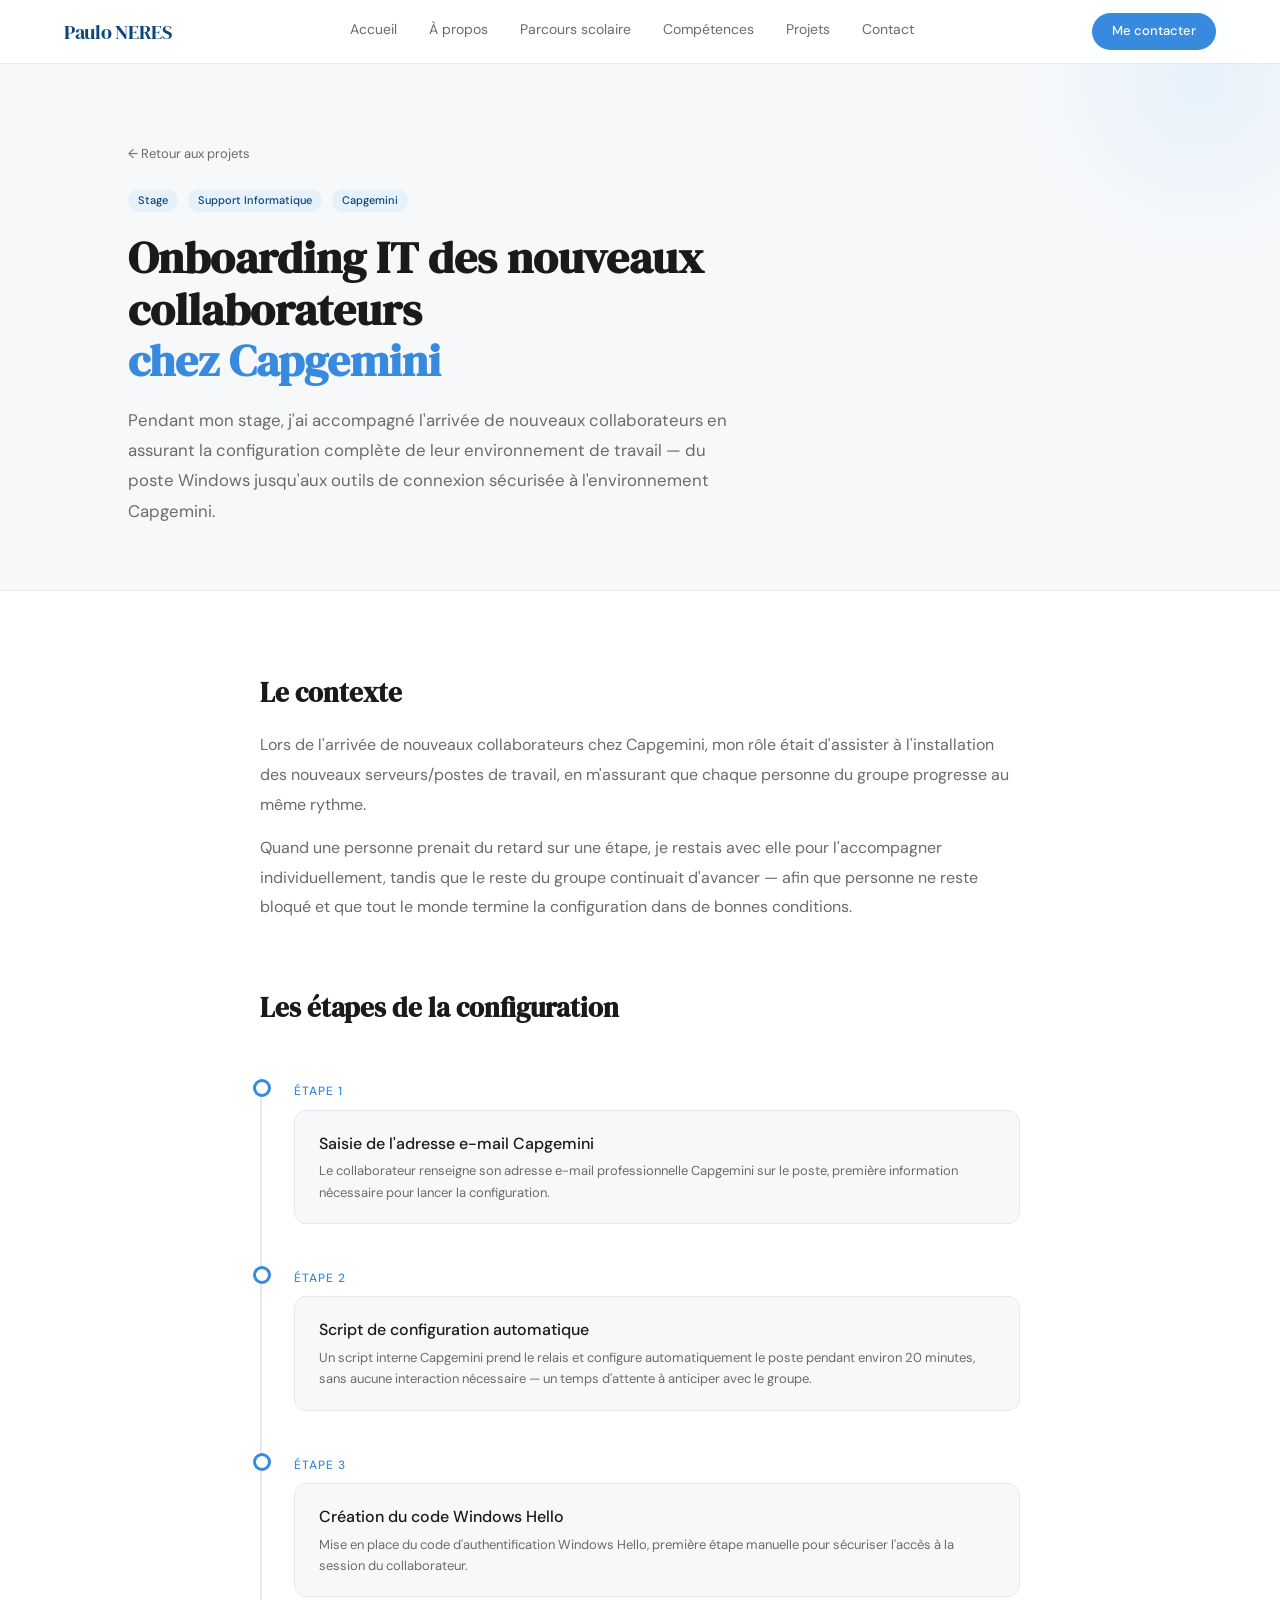
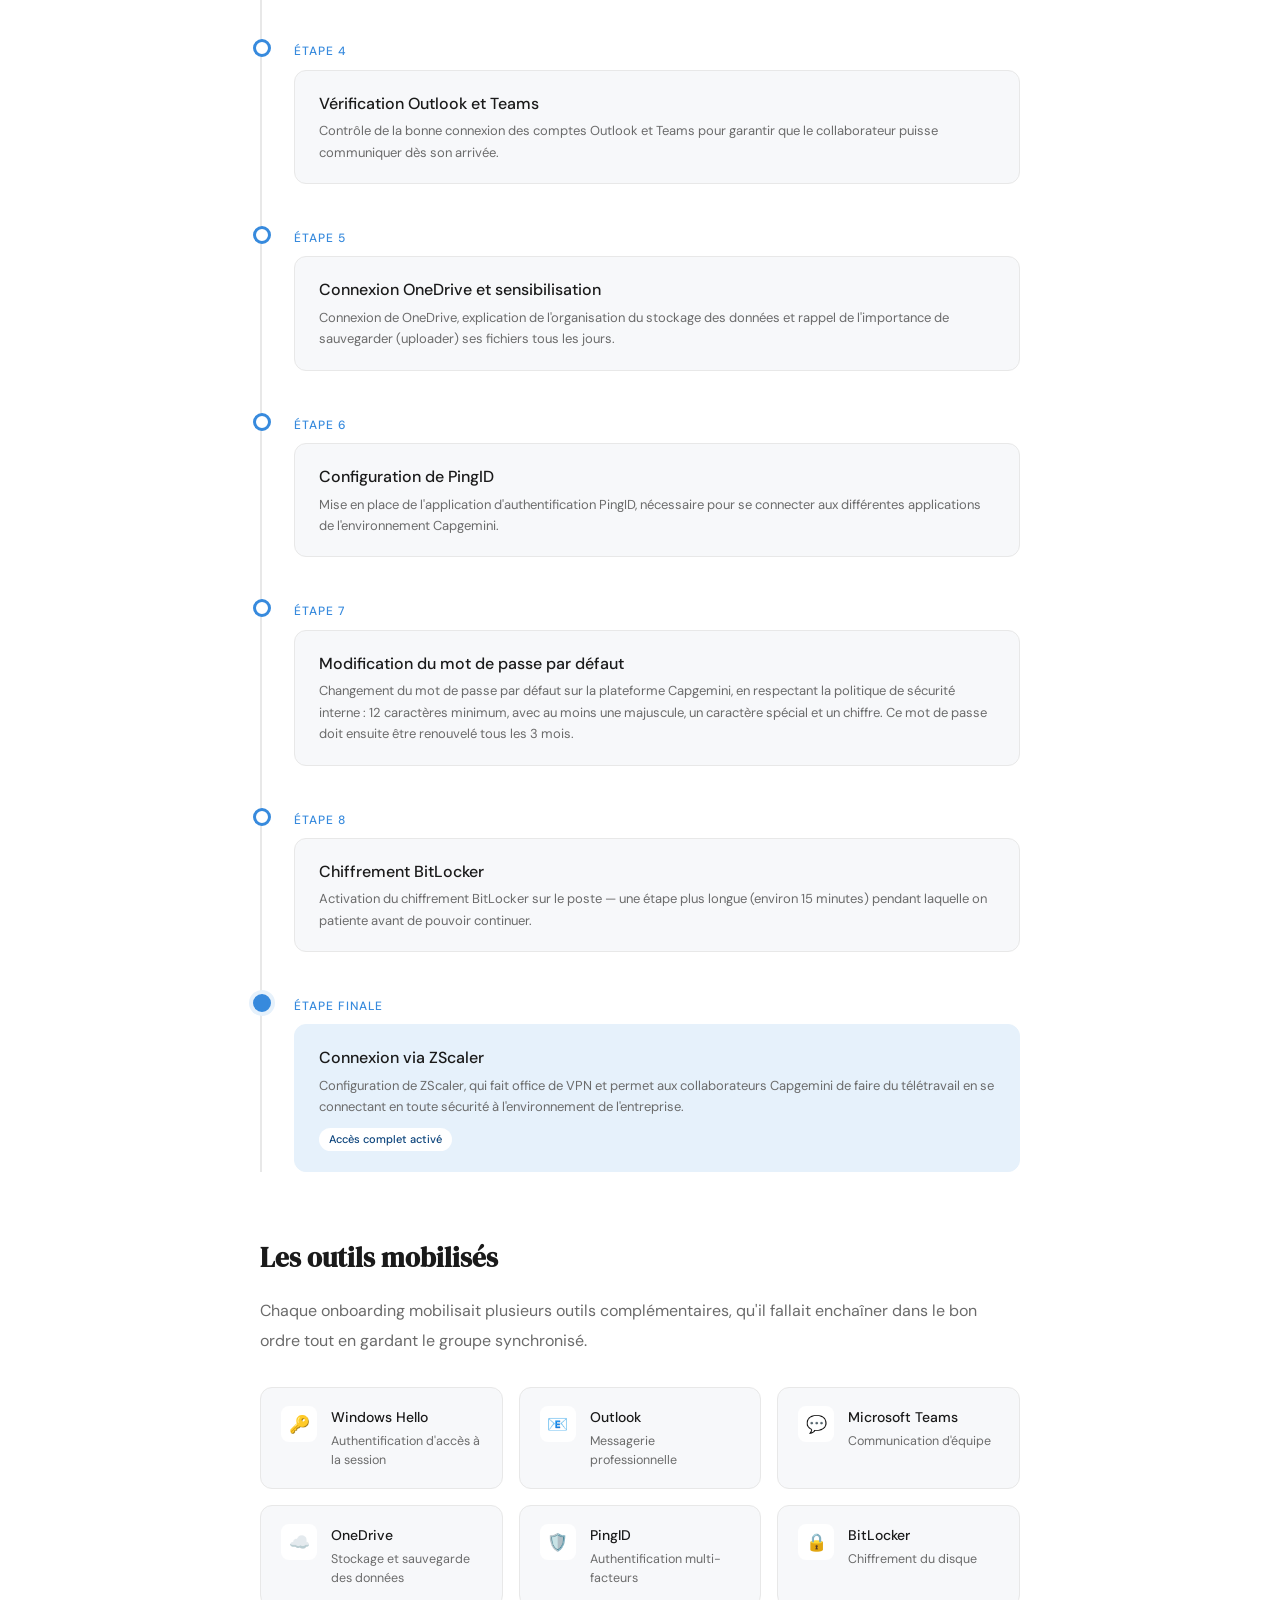
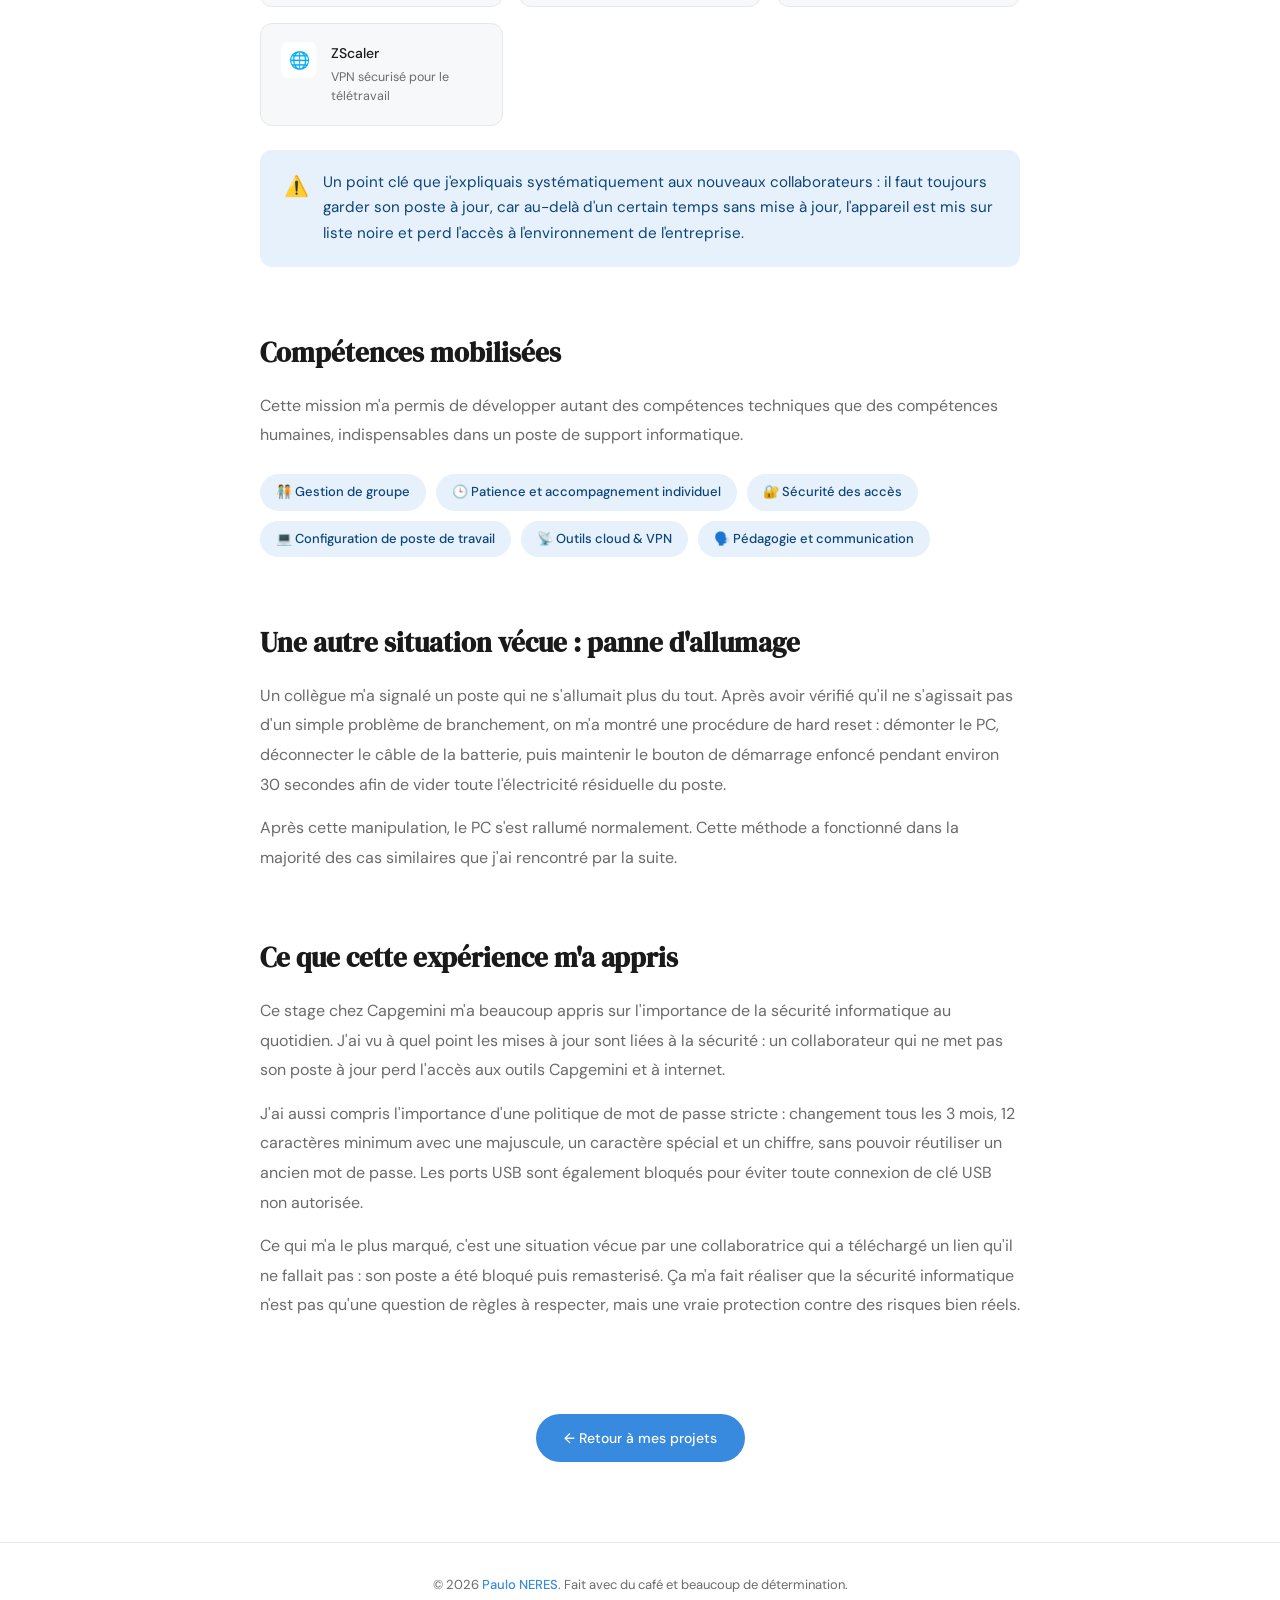
<file: situation-pro.html>
<!DOCTYPE html>
<html lang="fr">
<head>
  <meta charset="UTF-8" />
  <meta name="viewport" content="width=device-width, initial-scale=1.0" />
  <title>Situation Professionnelle — Onboarding IT chez Capgemini | Paulo Neres</title>

  <!-- Favicon -->
  <link rel="icon" type="image/svg+xml" href="favicon.svg" />
  <link rel="icon" type="image/png" sizes="32x32" href="favicon-32.png" />
  <link rel="apple-touch-icon" href="favicon-180.png" />
  <link rel="shortcut icon" href="favicon.ico" />

  <!-- Google Fonts -->
  <link rel="preconnect" href="https://fonts.googleapis.com" />
  <link rel="preconnect" href="https://fonts.gstatic.com" crossorigin />
  <link href="https://fonts.googleapis.com/css2?family=DM+Serif+Display&family=DM+Sans:wght@300;400;500&display=swap" rel="stylesheet" />

  <!-- Feuille de style -->
  <link rel="stylesheet" href="style.css" />
</head>
<body>

  <!-- ─── NAVIGATION ──────────────────────────── -->
  <nav>
    <a href="index.html" class="nav-logo">Paulo NERES</a>
    <div class="nav-links">
      <a href="index.html#home">Accueil</a>
      <a href="index.html#about">À propos</a>
      <a href="index.html#parcours">Parcours scolaire</a>
      <a href="index.html#skills">Compétences</a>
      <a href="index.html#projects">Projets</a>
      <a href="index.html#contact">Contact</a>
    </div>
    <a href="index.html#contact" class="nav-cta">Me contacter</a>
  </nav>

  <!-- ─── EN-TÊTE DE PAGE ───────────────────────── -->
  <section class="page-hero">
    <div class="page-hero-inner">
      <a href="index.html#projects" class="breadcrumb">← Retour aux projets</a>

      <div class="page-meta">
        <span class="tag">Stage</span>
        <span class="tag">Support Informatique</span>
        <span class="tag">Capgemini</span>
      </div>

      <h1 class="page-title">
        Onboarding IT des nouveaux collaborateurs<br>
        <span>chez Capgemini</span>
      </h1>

      <p class="page-lead">
        Pendant mon stage, j'ai accompagné l'arrivée de nouveaux collaborateurs en assurant
        la configuration complète de leur environnement de travail — du poste Windows
        jusqu'aux outils de connexion sécurisée à l'environnement Capgemini.
      </p>
    </div>
  </section>

  <!-- ─── CONTENU ───────────────────────────────── -->
  <section class="page-content">
    <div class="page-content-narrow">

      <!-- Contexte -->
      <div class="page-block reveal">
        <h2 class="page-block-title">Le contexte</h2>
        <p>
          Lors de l'arrivée de nouveaux collaborateurs chez Capgemini, mon rôle était d'assister
          à l'installation des nouveaux serveurs/postes de travail, en m'assurant que chaque
          personne du groupe progresse au même rythme.
        </p>
        <p>
          Quand une personne prenait du retard sur une étape, je restais avec elle pour
          l'accompagner individuellement, tandis que le reste du groupe continuait d'avancer —
          afin que personne ne reste bloqué et que tout le monde termine la configuration dans
          de bonnes conditions.
        </p>
      </div>

      <!-- Étapes (timeline) -->
      <div class="page-block reveal">
        <h2 class="page-block-title">Les étapes de la configuration</h2>
        <div class="timeline">

          <div class="timeline-item">
            <div class="timeline-dot"></div>
            <div class="timeline-period">Étape 1</div>
            <div class="timeline-card">
              <div class="timeline-title">Saisie de l'adresse e-mail Capgemini</div>
              <div class="timeline-desc">
                Le collaborateur renseigne son adresse e-mail professionnelle Capgemini sur le
                poste, première information nécessaire pour lancer la configuration.
              </div>
            </div>
          </div>

          <div class="timeline-item">
            <div class="timeline-dot"></div>
            <div class="timeline-period">Étape 2</div>
            <div class="timeline-card">
              <div class="timeline-title">Script de configuration automatique</div>
              <div class="timeline-desc">
                Un script interne Capgemini prend le relais et configure automatiquement le
                poste pendant environ 20 minutes, sans aucune interaction nécessaire — un temps
                d'attente à anticiper avec le groupe.
              </div>
            </div>
          </div>

          <div class="timeline-item">
            <div class="timeline-dot"></div>
            <div class="timeline-period">Étape 3</div>
            <div class="timeline-card">
              <div class="timeline-title">Création du code Windows Hello</div>
              <div class="timeline-desc">
                Mise en place du code d'authentification Windows Hello, première étape manuelle
                pour sécuriser l'accès à la session du collaborateur.
              </div>
            </div>
          </div>

          <div class="timeline-item">
            <div class="timeline-dot"></div>
            <div class="timeline-period">Étape 4</div>
            <div class="timeline-card">
              <div class="timeline-title">Vérification Outlook et Teams</div>
              <div class="timeline-desc">
                Contrôle de la bonne connexion des comptes Outlook et Teams pour garantir que
                le collaborateur puisse communiquer dès son arrivée.
              </div>
            </div>
          </div>

          <div class="timeline-item">
            <div class="timeline-dot"></div>
            <div class="timeline-period">Étape 5</div>
            <div class="timeline-card">
              <div class="timeline-title">Connexion OneDrive et sensibilisation</div>
              <div class="timeline-desc">
                Connexion de OneDrive, explication de l'organisation du stockage des données et
                rappel de l'importance de sauvegarder (uploader) ses fichiers tous les jours.
              </div>
            </div>
          </div>

          <div class="timeline-item">
            <div class="timeline-dot"></div>
            <div class="timeline-period">Étape 6</div>
            <div class="timeline-card">
              <div class="timeline-title">Configuration de PingID</div>
              <div class="timeline-desc">
                Mise en place de l'application d'authentification PingID, nécessaire pour se
                connecter aux différentes applications de l'environnement Capgemini.
              </div>
            </div>
          </div>

          <div class="timeline-item">
            <div class="timeline-dot"></div>
            <div class="timeline-period">Étape 7</div>
            <div class="timeline-card">
              <div class="timeline-title">Modification du mot de passe par défaut</div>
              <div class="timeline-desc">
                Changement du mot de passe par défaut sur la plateforme Capgemini, en respectant
                la politique de sécurité interne : 12 caractères minimum, avec au moins une
                majuscule, un caractère spécial et un chiffre. Ce mot de passe doit ensuite être
                renouvelé tous les 3 mois.
              </div>
            </div>
          </div>

          <div class="timeline-item">
            <div class="timeline-dot"></div>
            <div class="timeline-period">Étape 8</div>
            <div class="timeline-card">
              <div class="timeline-title">Chiffrement BitLocker</div>
              <div class="timeline-desc">
                Activation du chiffrement BitLocker sur le poste — une étape plus longue
                (environ 15 minutes) pendant laquelle on patiente avant de pouvoir continuer.
              </div>
            </div>
          </div>

          <div class="timeline-item is-current">
            <div class="timeline-dot"></div>
            <div class="timeline-period">Étape finale</div>
            <div class="timeline-card">
              <div class="timeline-title">Connexion via ZScaler</div>
              <div class="timeline-desc">
                Configuration de ZScaler, qui fait office de VPN et permet aux collaborateurs
                Capgemini de faire du télétravail en se connectant en toute sécurité à
                l'environnement de l'entreprise.
              </div>
              <span class="timeline-badge">Accès complet activé</span>
            </div>
          </div>

        </div>
      </div>

      <!-- Outils utilisés -->
      <div class="page-block reveal">
        <h2 class="page-block-title">Les outils mobilisés</h2>
        <p>
          Chaque onboarding mobilisait plusieurs outils complémentaires, qu'il fallait
          enchaîner dans le bon ordre tout en gardant le groupe synchronisé.
        </p>
        <div class="tool-grid">
          <div class="tool-card">
            <div class="tool-icon">🔑</div>
            <div>
              <div class="tool-name">Windows Hello</div>
              <div class="tool-desc">Authentification d'accès à la session</div>
            </div>
          </div>
          <div class="tool-card">
            <div class="tool-icon">📧</div>
            <div>
              <div class="tool-name">Outlook</div>
              <div class="tool-desc">Messagerie professionnelle</div>
            </div>
          </div>
          <div class="tool-card">
            <div class="tool-icon">💬</div>
            <div>
              <div class="tool-name">Microsoft Teams</div>
              <div class="tool-desc">Communication d'équipe</div>
            </div>
          </div>
          <div class="tool-card">
            <div class="tool-icon">☁️</div>
            <div>
              <div class="tool-name">OneDrive</div>
              <div class="tool-desc">Stockage et sauvegarde des données</div>
            </div>
          </div>
          <div class="tool-card">
            <div class="tool-icon">🛡️</div>
            <div>
              <div class="tool-name">PingID</div>
              <div class="tool-desc">Authentification multi-facteurs</div>
            </div>
          </div>
          <div class="tool-card">
            <div class="tool-icon">🔒</div>
            <div>
              <div class="tool-name">BitLocker</div>
              <div class="tool-desc">Chiffrement du disque</div>
            </div>
          </div>
          <div class="tool-card">
            <div class="tool-icon">🌐</div>
            <div>
              <div class="tool-name">ZScaler</div>
              <div class="tool-desc">VPN sécurisé pour le télétravail</div>
            </div>
          </div>
        </div>

        <div class="callout">
          <div class="callout-icon">⚠️</div>
          <p>
            Un point clé que j'expliquais systématiquement aux nouveaux collaborateurs :
            il faut toujours garder son poste à jour, car au-delà d'un certain temps sans
            mise à jour, l'appareil est mis sur liste noire et perd l'accès à
            l'environnement de l'entreprise.
          </p>
        </div>
      </div>

      <!-- Compétences mobilisées -->
      <div class="page-block reveal">
        <h2 class="page-block-title">Compétences mobilisées</h2>
        <p>
          Cette mission m'a permis de développer autant des compétences techniques que des
          compétences humaines, indispensables dans un poste de support informatique.
        </p>
        <div class="skills-mobilized">
          <span class="skill-pill">🧑‍🤝‍🧑 Gestion de groupe</span>
          <span class="skill-pill">🕒 Patience et accompagnement individuel</span>
          <span class="skill-pill">🔐 Sécurité des accès</span>
          <span class="skill-pill">💻 Configuration de poste de travail</span>
          <span class="skill-pill">📡 Outils cloud & VPN</span>
          <span class="skill-pill">🗣️ Pédagogie et communication</span>
        </div>
      </div>

      <!-- Hard reset -->
      <div class="page-block reveal">
        <h2 class="page-block-title">Une autre situation vécue : panne d'allumage</h2>
        <p>
          <!-- ✏️ À reformuler avec tes propres mots -->
          Un collègue m'a signalé un poste qui ne s'allumait plus du tout. Après avoir vérifié
          qu'il ne s'agissait pas d'un simple problème de branchement, on m'a montré une
          procédure de hard reset : démonter le PC, déconnecter le câble de la batterie, puis
          maintenir le bouton de démarrage enfoncé pendant environ 30 secondes afin de vider
          toute l'électricité résiduelle du poste.
        </p>
        <p>
          Après cette manipulation, le PC s'est rallumé normalement. Cette méthode a fonctionné
          dans la majorité des cas similaires que j'ai rencontré par la suite.
        </p>
      </div>

      <!-- Ce que j'ai appris -->
      <div class="page-block reveal">
        <h2 class="page-block-title">Ce que cette expérience m'a appris</h2>
        <p>
          <!-- ✏️ À reformuler avec tes propres mots -->
          Ce stage chez Capgemini m'a beaucoup appris sur l'importance de la sécurité
          informatique au quotidien. J'ai vu à quel point les mises à jour sont liées à la
          sécurité : un collaborateur qui ne met pas son poste à jour perd l'accès aux outils
          Capgemini et à internet.
        </p>
        <p>
          J'ai aussi compris l'importance d'une politique de mot de passe stricte : changement
          tous les 3 mois, 12 caractères minimum avec une majuscule, un caractère spécial et un
          chiffre, sans pouvoir réutiliser un ancien mot de passe. Les ports USB sont également
          bloqués pour éviter toute connexion de clé USB non autorisée.
        </p>
        <p>
          Ce qui m'a le plus marqué, c'est une situation vécue par une collaboratrice qui a
          téléchargé un lien qu'il ne fallait pas : son poste a été bloqué puis remasterisé.
          Ça m'a fait réaliser que la sécurité informatique n'est pas qu'une question de règles
          à respecter, mais une vraie protection contre des risques bien réels.
        </p>
      </div>

    </div>
  </section>

  <!-- ─── RETOUR ────────────────────────────────── -->
  <div class="page-back-cta">
    <a href="index.html#projects" class="btn-primary">← Retour à mes projets</a>
  </div>

  <!-- ─── FOOTER ───────────────────────────────── -->
  <footer>
    <p>© 2026 <span>Paulo NERES</span>. Fait avec du café et beaucoup de détermination.</p>
  </footer>

  <!-- Script -->
  <script src="script.js"></script>

</body>
</html>
</file>
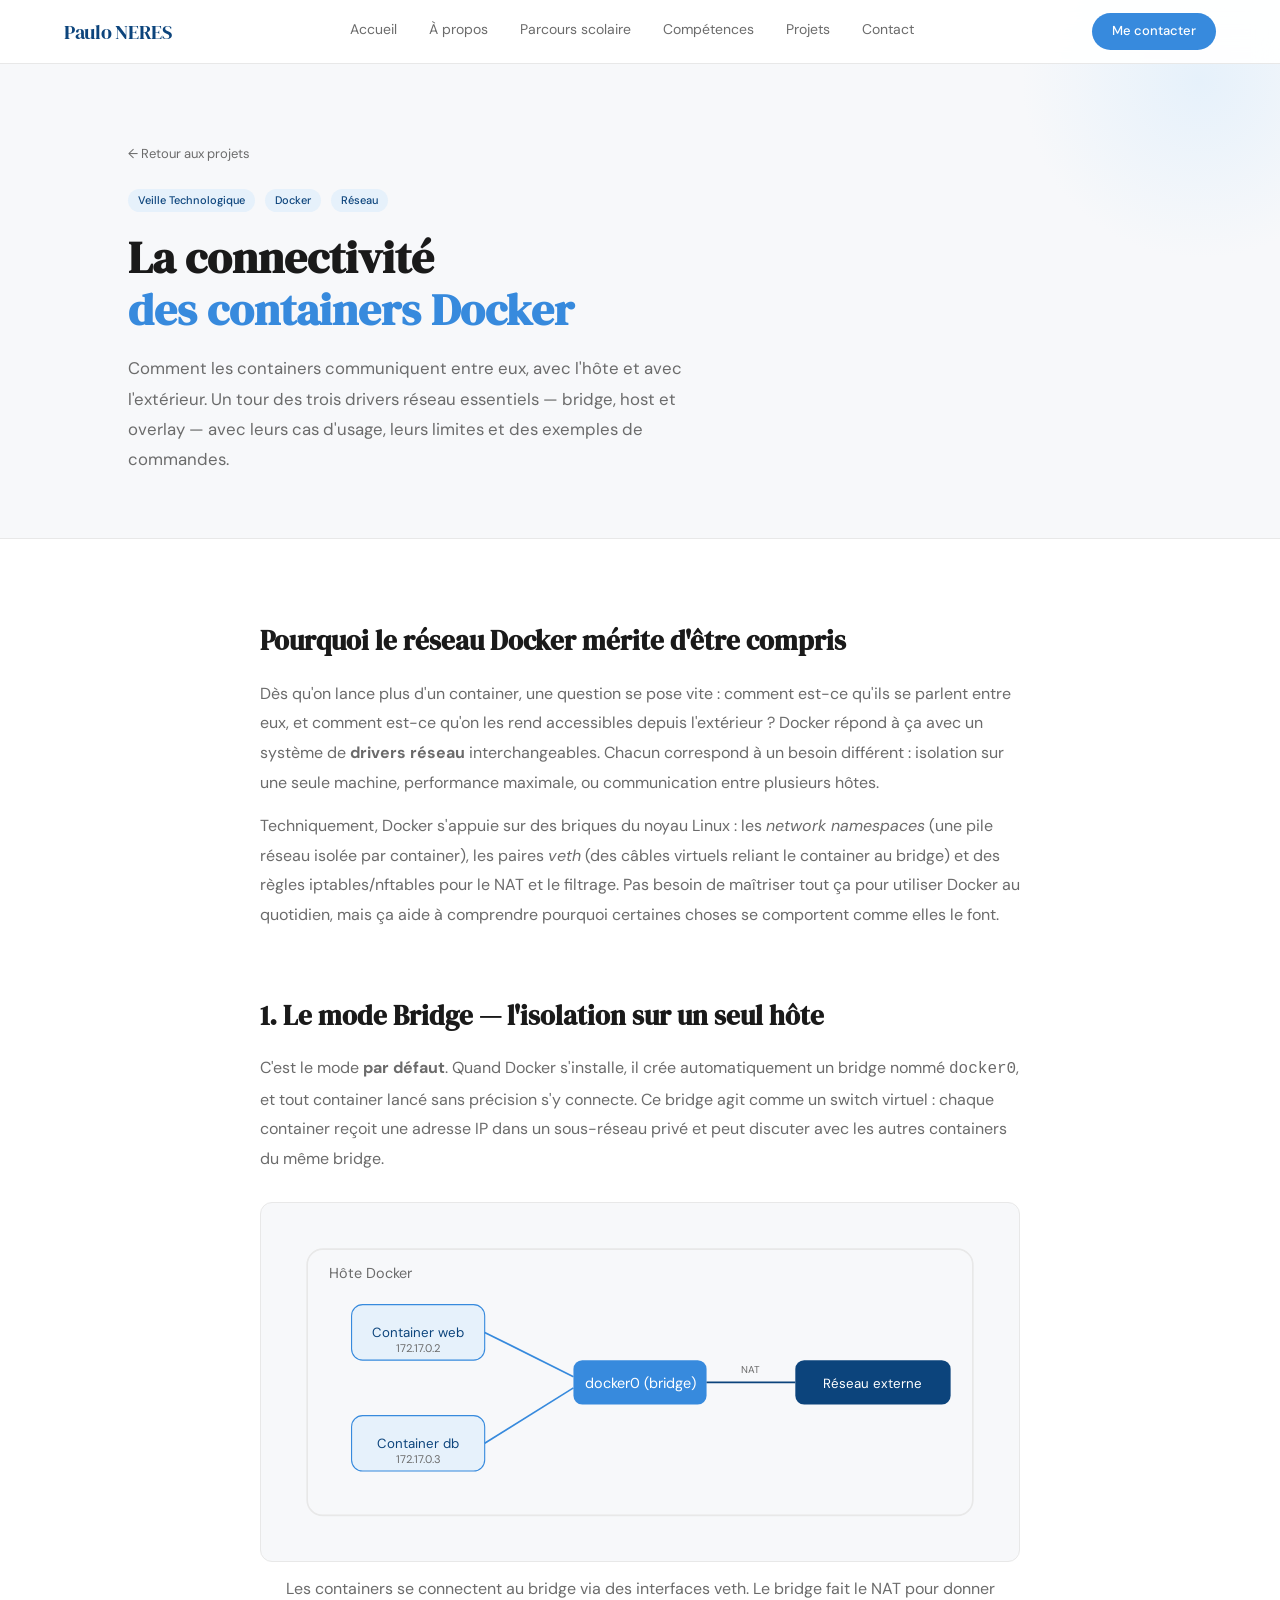
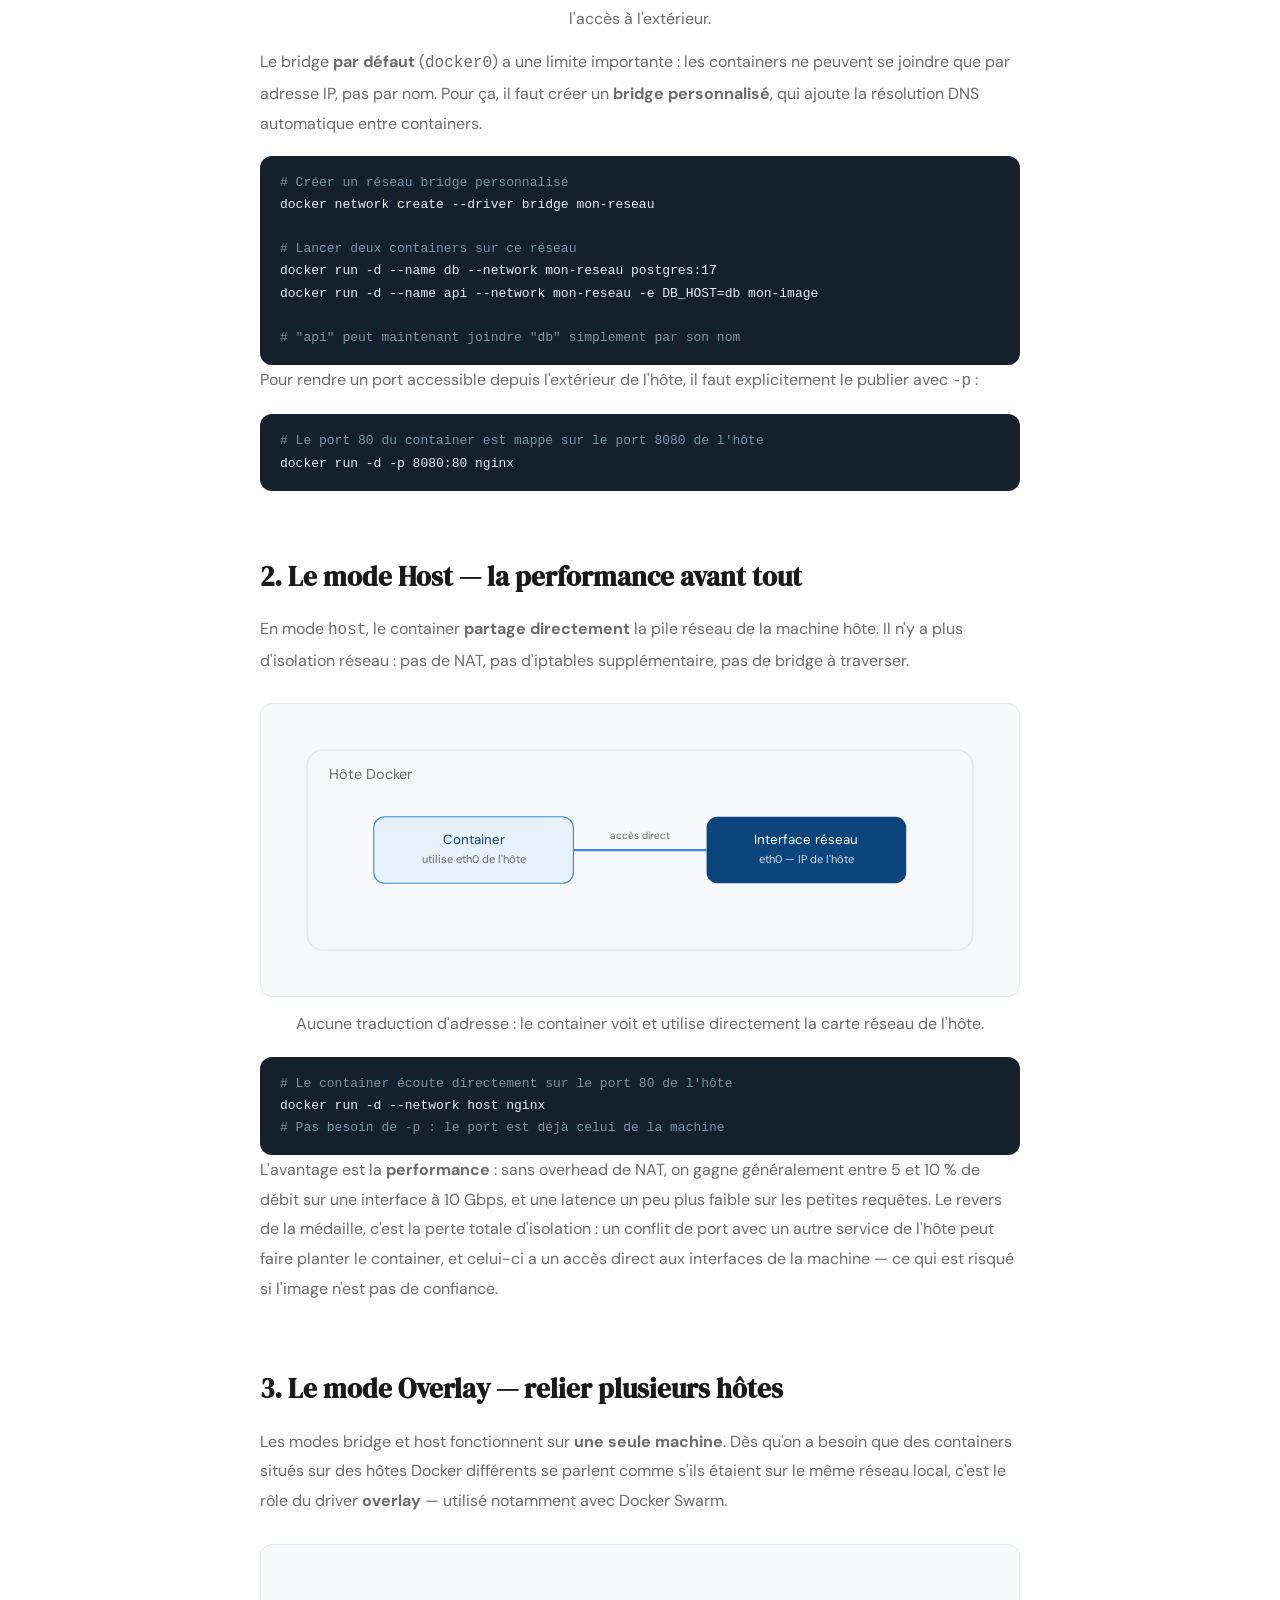
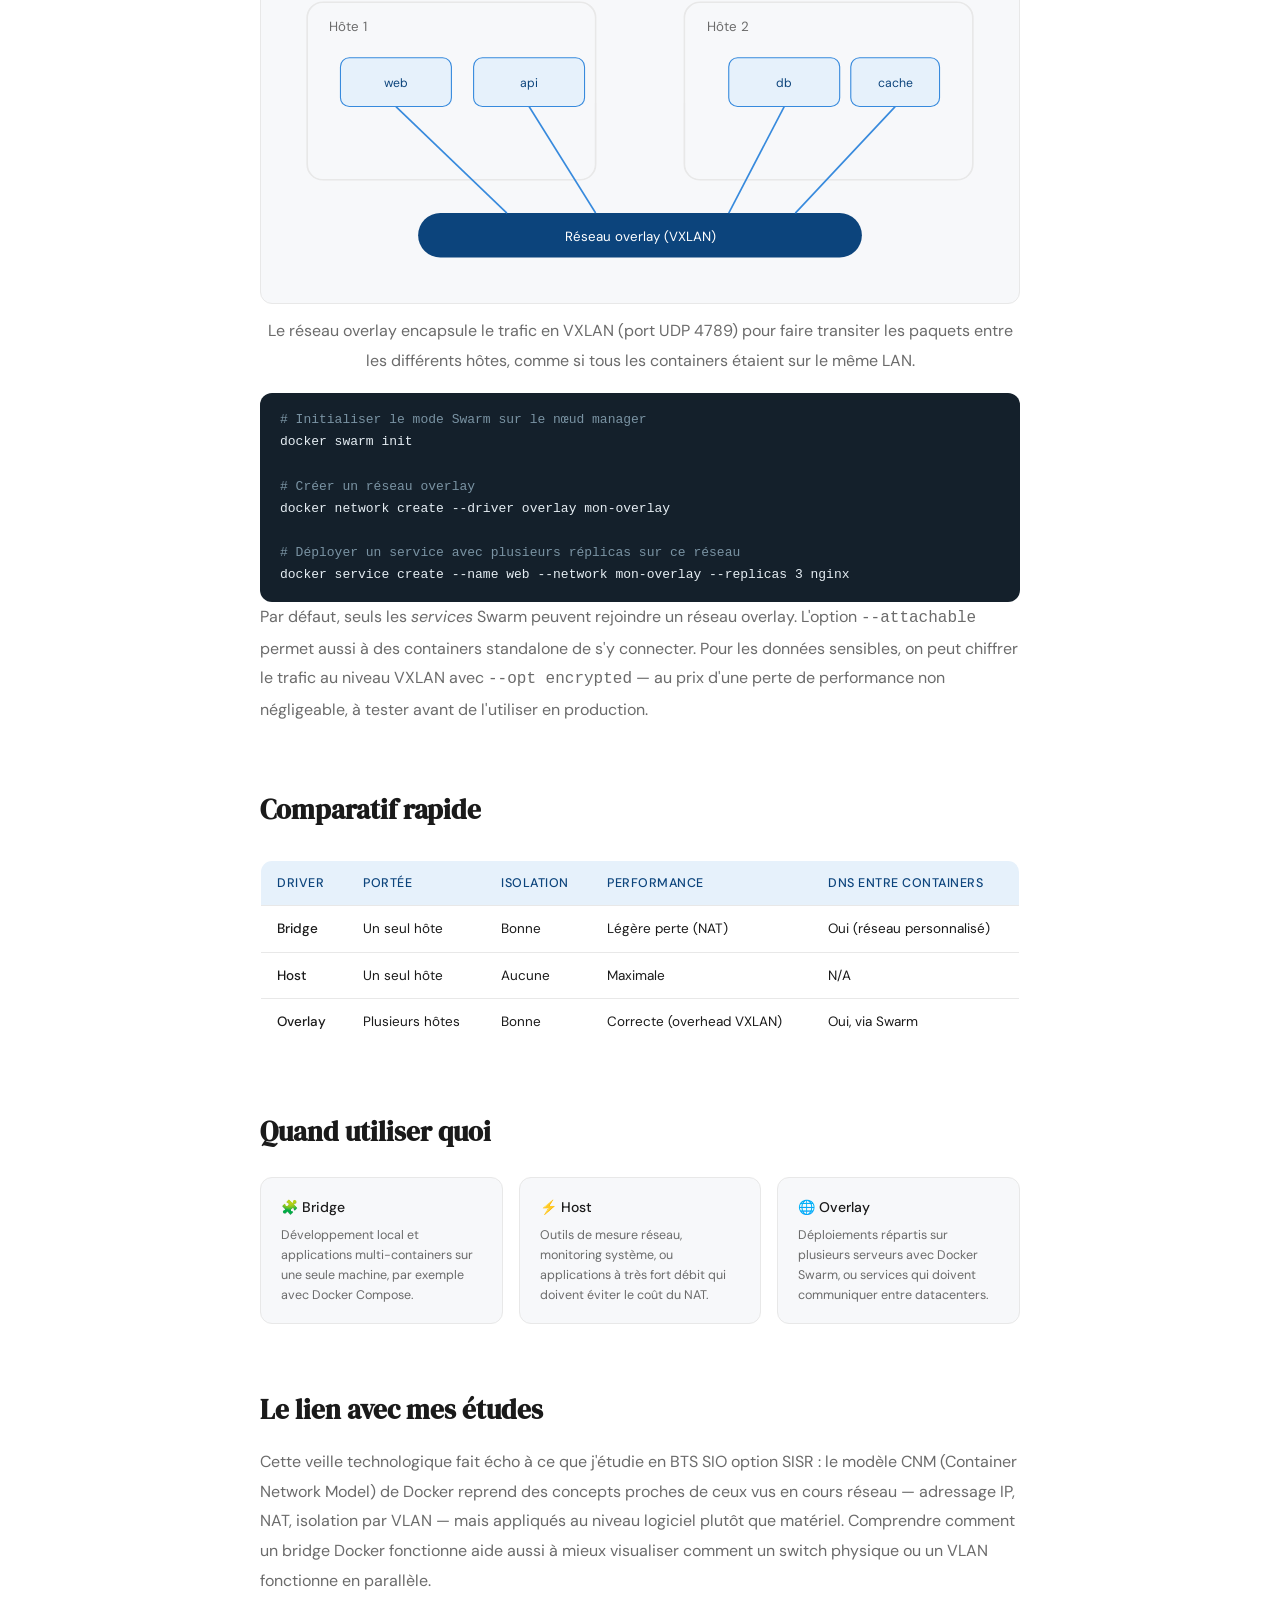
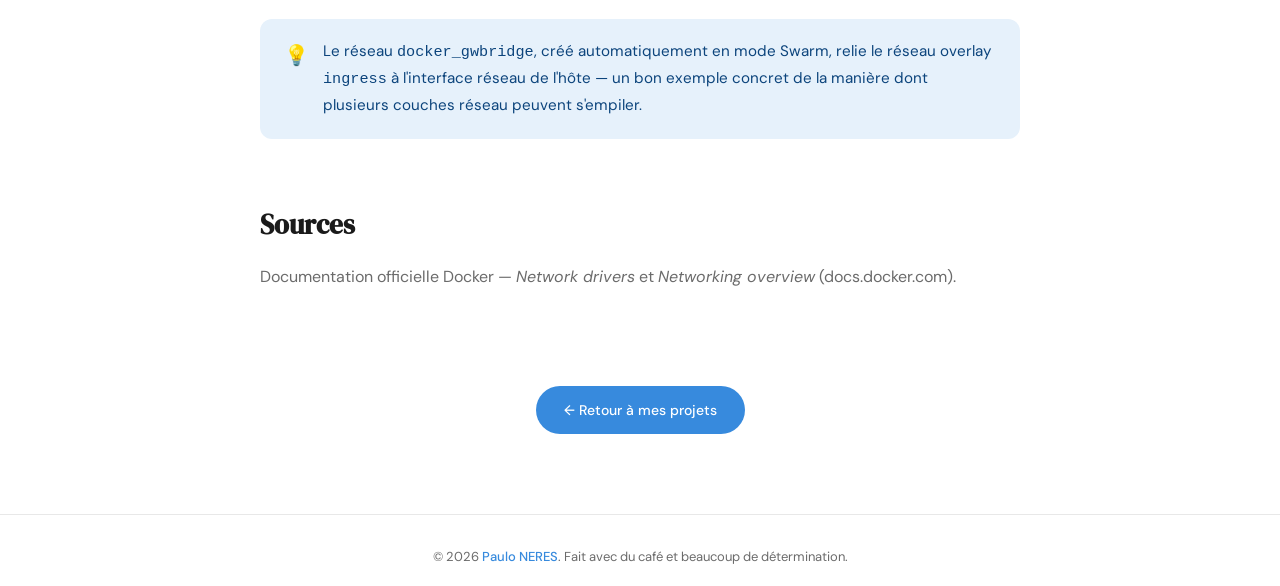
<file: veille-docker-networking.html>
<!DOCTYPE html>
<html lang="fr">
<head>
  <meta charset="UTF-8" />
  <meta name="viewport" content="width=device-width, initial-scale=1.0" />
  <title>Veille Techno — La connectivité des containers Docker | Paulo Neres</title>

  <!-- Favicon -->
  <link rel="icon" type="image/svg+xml" href="favicon.svg" />
  <link rel="icon" type="image/png" sizes="32x32" href="favicon-32.png" />
  <link rel="apple-touch-icon" href="favicon-180.png" />
  <link rel="shortcut icon" href="favicon.ico" />

  <!-- Google Fonts -->
  <link rel="preconnect" href="https://fonts.googleapis.com" />
  <link rel="preconnect" href="https://fonts.gstatic.com" crossorigin />
  <link href="https://fonts.googleapis.com/css2?family=DM+Serif+Display&family=DM+Sans:wght@300;400;500&display=swap" rel="stylesheet" />

  <!-- Feuille de style -->
  <link rel="stylesheet" href="style.css" />
</head>
<body>

  <!-- ─── NAVIGATION ──────────────────────────── -->
  <nav>
    <a href="index.html" class="nav-logo">Paulo NERES</a>
    <div class="nav-links">
      <a href="index.html#home">Accueil</a>
      <a href="index.html#about">À propos</a>
      <a href="index.html#parcours">Parcours scolaire</a>
      <a href="index.html#skills">Compétences</a>
      <a href="index.html#projects">Projets</a>
      <a href="index.html#contact">Contact</a>
    </div>
    <a href="index.html#contact" class="nav-cta">Me contacter</a>
  </nav>

  <!-- ─── EN-TÊTE DE PAGE ───────────────────────── -->
  <section class="page-hero">
    <div class="page-hero-inner">
      <a href="index.html#projects" class="breadcrumb">← Retour aux projets</a>

      <div class="page-meta">
        <span class="tag">Veille Technologique</span>
        <span class="tag">Docker</span>
        <span class="tag">Réseau</span>
      </div>

      <h1 class="page-title">
        La connectivité<br>
        <span>des containers Docker</span>
      </h1>

      <p class="page-lead">
        Comment les containers communiquent entre eux, avec l'hôte et avec l'extérieur.
        Un tour des trois drivers réseau essentiels — bridge, host et overlay — avec leurs
        cas d'usage, leurs limites et des exemples de commandes.
      </p>
    </div>
  </section>

  <!-- ─── CONTENU ───────────────────────────────── -->
  <section class="page-content">
    <div class="page-content-narrow">

      <!-- Introduction -->
      <div class="page-block reveal">
        <h2 class="page-block-title">Pourquoi le réseau Docker mérite d'être compris</h2>
        <p>
          Dès qu'on lance plus d'un container, une question se pose vite : comment est-ce qu'ils
          se parlent entre eux, et comment est-ce qu'on les rend accessibles depuis l'extérieur ?
          Docker répond à ça avec un système de <strong>drivers réseau</strong> interchangeables.
          Chacun correspond à un besoin différent : isolation sur une seule machine, performance
          maximale, ou communication entre plusieurs hôtes.
        </p>
        <p>
          Techniquement, Docker s'appuie sur des briques du noyau Linux : les
          <em>network namespaces</em> (une pile réseau isolée par container), les paires
          <em>veth</em> (des câbles virtuels reliant le container au bridge) et des règles
          iptables/nftables pour le NAT et le filtrage. Pas besoin de maîtriser tout ça pour
          utiliser Docker au quotidien, mais ça aide à comprendre pourquoi certaines choses se
          comportent comme elles le font.
        </p>
      </div>

      <!-- Bridge -->
      <div class="page-block reveal">
        <h2 class="page-block-title">1. Le mode Bridge — l'isolation sur un seul hôte</h2>
        <p>
          C'est le mode <strong>par défaut</strong>. Quand Docker s'installe, il crée
          automatiquement un bridge nommé <code>docker0</code>, et tout container lancé sans
          précision s'y connecte. Ce bridge agit comme un switch virtuel : chaque container reçoit
          une adresse IP dans un sous-réseau privé et peut discuter avec les autres containers du
          même bridge.
        </p>

        <div class="diagram-box">
          <svg viewBox="0 0 640 280" xmlns="http://www.w3.org/2000/svg">
            <rect x="20" y="20" width="600" height="240" rx="14" fill="none" stroke="#e8e8e8" stroke-width="1.5"/>
            <text x="40" y="46" font-family="DM Sans, sans-serif" font-size="13" fill="#6b6b6b">Hôte Docker</text>

            <!-- bridge -->
            <rect x="260" y="120" width="120" height="40" rx="8" fill="#378ADD"/>
            <text x="320" y="145" font-family="DM Sans, sans-serif" font-size="13" fill="#fff" text-anchor="middle">docker0 (bridge)</text>

            <!-- containers -->
            <rect x="60" y="70" width="120" height="50" rx="10" fill="#E6F1FB" stroke="#378ADD"/>
            <text x="120" y="99" font-family="DM Sans, sans-serif" font-size="12" fill="#0C447C" text-anchor="middle">Container web</text>
            <text x="120" y="113" font-family="DM Sans, sans-serif" font-size="10" fill="#6b6b6b" text-anchor="middle">172.17.0.2</text>

            <rect x="60" y="170" width="120" height="50" rx="10" fill="#E6F1FB" stroke="#378ADD"/>
            <text x="120" y="199" font-family="DM Sans, sans-serif" font-size="12" fill="#0C447C" text-anchor="middle">Container db</text>
            <text x="120" y="213" font-family="DM Sans, sans-serif" font-size="10" fill="#6b6b6b" text-anchor="middle">172.17.0.3</text>

            <!-- veth lines -->
            <line x1="180" y1="95" x2="260" y2="135" stroke="#378ADD" stroke-width="1.5"/>
            <line x1="180" y1="195" x2="260" y2="145" stroke="#378ADD" stroke-width="1.5"/>

            <!-- external network -->
            <rect x="460" y="120" width="140" height="40" rx="8" fill="#0C447C"/>
            <text x="530" y="145" font-family="DM Sans, sans-serif" font-size="12" fill="#fff" text-anchor="middle">Réseau externe</text>
            <line x1="380" y1="140" x2="460" y2="140" stroke="#0C447C" stroke-width="1.5"/>
            <text x="420" y="132" font-family="DM Sans, sans-serif" font-size="9" fill="#6b6b6b" text-anchor="middle">NAT</text>
          </svg>
        </div>
        <p class="diagram-caption">
          Les containers se connectent au bridge via des interfaces veth. Le bridge fait le NAT
          pour donner l'accès à l'extérieur.
        </p>

        <p>
          Le bridge <strong>par défaut</strong> (<code>docker0</code>) a une limite importante :
          les containers ne peuvent se joindre que par adresse IP, pas par nom. Pour ça, il faut
          créer un <strong>bridge personnalisé</strong>, qui ajoute la résolution DNS automatique
          entre containers.
        </p>

        <div class="code-block"><span class="cmt"># Créer un réseau bridge personnalisé</span>
docker network create --driver bridge mon-reseau

<span class="cmt"># Lancer deux containers sur ce réseau</span>
docker run -d --name db --network mon-reseau postgres:17
docker run -d --name api --network mon-reseau -e DB_HOST=db mon-image

<span class="cmt"># "api" peut maintenant joindre "db" simplement par son nom</span></div>

        <p>
          Pour rendre un port accessible depuis l'extérieur de l'hôte, il faut explicitement le
          publier avec <code>-p</code> :
        </p>

        <div class="code-block"><span class="cmt"># Le port 80 du container est mappé sur le port 8080 de l'hôte</span>
docker run -d -p 8080:80 nginx</div>
      </div>

      <!-- Host -->
      <div class="page-block reveal">
        <h2 class="page-block-title">2. Le mode Host — la performance avant tout</h2>
        <p>
          En mode <code>host</code>, le container <strong>partage directement</strong> la pile
          réseau de la machine hôte. Il n'y a plus d'isolation réseau : pas de NAT, pas
          d'iptables supplémentaire, pas de bridge à traverser.
        </p>

        <div class="diagram-box">
          <svg viewBox="0 0 640 220" xmlns="http://www.w3.org/2000/svg">
            <rect x="20" y="20" width="600" height="180" rx="14" fill="#f7f8fa" stroke="#e8e8e8" stroke-width="1.5"/>
            <text x="40" y="46" font-family="DM Sans, sans-serif" font-size="13" fill="#6b6b6b">Hôte Docker</text>

            <rect x="80" y="80" width="180" height="60" rx="10" fill="#E6F1FB" stroke="#378ADD"/>
            <text x="170" y="105" font-family="DM Sans, sans-serif" font-size="12" fill="#0C447C" text-anchor="middle">Container</text>
            <text x="170" y="122" font-family="DM Sans, sans-serif" font-size="10" fill="#6b6b6b" text-anchor="middle">utilise eth0 de l'hôte</text>

            <rect x="380" y="80" width="180" height="60" rx="10" fill="#0C447C"/>
            <text x="470" y="105" font-family="DM Sans, sans-serif" font-size="12" fill="#fff" text-anchor="middle">Interface réseau</text>
            <text x="470" y="122" font-family="DM Sans, sans-serif" font-size="10" fill="#cfe0f0" text-anchor="middle">eth0 — IP de l'hôte</text>

            <line x1="260" y1="110" x2="380" y2="110" stroke="#378ADD" stroke-width="2"/>
            <text x="320" y="100" font-family="DM Sans, sans-serif" font-size="9" fill="#6b6b6b" text-anchor="middle">accès direct</text>
          </svg>
        </div>
        <p class="diagram-caption">
          Aucune traduction d'adresse : le container voit et utilise directement la carte réseau
          de l'hôte.
        </p>

        <div class="code-block"><span class="cmt"># Le container écoute directement sur le port 80 de l'hôte</span>
docker run -d --network host nginx
<span class="cmt"># Pas besoin de -p : le port est déjà celui de la machine</span></div>

        <p>
          L'avantage est la <strong>performance</strong> : sans overhead de NAT, on gagne
          généralement entre 5 et 10 % de débit sur une interface à 10 Gbps, et une latence un
          peu plus faible sur les petites requêtes. Le revers de la médaille, c'est la perte
          totale d'isolation : un conflit de port avec un autre service de l'hôte peut faire
          planter le container, et celui-ci a un accès direct aux interfaces de la machine —
          ce qui est risqué si l'image n'est pas de confiance.
        </p>
      </div>

      <!-- Overlay -->
      <div class="page-block reveal">
        <h2 class="page-block-title">3. Le mode Overlay — relier plusieurs hôtes</h2>
        <p>
          Les modes bridge et host fonctionnent sur <strong>une seule machine</strong>. Dès qu'on
          a besoin que des containers situés sur des hôtes Docker différents se parlent comme
          s'ils étaient sur le même réseau local, c'est le rôle du driver <strong>overlay</strong>
          — utilisé notamment avec Docker Swarm.
        </p>

        <div class="diagram-box">
          <svg viewBox="0 0 640 280" xmlns="http://www.w3.org/2000/svg">
            <!-- host 1 -->
            <rect x="20" y="30" width="260" height="160" rx="14" fill="none" stroke="#e8e8e8" stroke-width="1.5"/>
            <text x="40" y="56" font-family="DM Sans, sans-serif" font-size="12" fill="#6b6b6b">Hôte 1</text>
            <rect x="50" y="80" width="100" height="44" rx="8" fill="#E6F1FB" stroke="#378ADD"/>
            <text x="100" y="106" font-family="DM Sans, sans-serif" font-size="11" fill="#0C447C" text-anchor="middle">web</text>
            <rect x="170" y="80" width="100" height="44" rx="8" fill="#E6F1FB" stroke="#378ADD"/>
            <text x="220" y="106" font-family="DM Sans, sans-serif" font-size="11" fill="#0C447C" text-anchor="middle">api</text>

            <!-- host 2 -->
            <rect x="360" y="30" width="260" height="160" rx="14" fill="none" stroke="#e8e8e8" stroke-width="1.5"/>
            <text x="380" y="56" font-family="DM Sans, sans-serif" font-size="12" fill="#6b6b6b">Hôte 2</text>
            <rect x="400" y="80" width="100" height="44" rx="8" fill="#E6F1FB" stroke="#378ADD"/>
            <text x="450" y="106" font-family="DM Sans, sans-serif" font-size="11" fill="#0C447C" text-anchor="middle">db</text>
            <rect x="510" y="80" width="80" height="44" rx="8" fill="#E6F1FB" stroke="#378ADD"/>
            <text x="550" y="106" font-family="DM Sans, sans-serif" font-size="11" fill="#0C447C" text-anchor="middle">cache</text>

            <!-- overlay network -->
            <rect x="120" y="220" width="400" height="40" rx="20" fill="#0C447C"/>
            <text x="320" y="245" font-family="DM Sans, sans-serif" font-size="12" fill="#fff" text-anchor="middle">Réseau overlay (VXLAN)</text>

            <line x1="100" y1="124" x2="200" y2="220" stroke="#378ADD" stroke-width="1.5"/>
            <line x1="220" y1="124" x2="280" y2="220" stroke="#378ADD" stroke-width="1.5"/>
            <line x1="450" y1="124" x2="400" y2="220" stroke="#378ADD" stroke-width="1.5"/>
            <line x1="550" y1="124" x2="460" y2="220" stroke="#378ADD" stroke-width="1.5"/>
          </svg>
        </div>
        <p class="diagram-caption">
          Le réseau overlay encapsule le trafic en VXLAN (port UDP 4789) pour faire transiter les
          paquets entre les différents hôtes, comme si tous les containers étaient sur le même LAN.
        </p>

        <div class="code-block"><span class="cmt"># Initialiser le mode Swarm sur le nœud manager</span>
docker swarm init

<span class="cmt"># Créer un réseau overlay</span>
docker network create --driver overlay mon-overlay

<span class="cmt"># Déployer un service avec plusieurs réplicas sur ce réseau</span>
docker service create --name web --network mon-overlay --replicas 3 nginx</div>

        <p>
          Par défaut, seuls les <em>services</em> Swarm peuvent rejoindre un réseau overlay.
          L'option <code>--attachable</code> permet aussi à des containers standalone de s'y
          connecter. Pour les données sensibles, on peut chiffrer le trafic au niveau VXLAN avec
          <code>--opt encrypted</code> — au prix d'une perte de performance non négligeable, à
          tester avant de l'utiliser en production.
        </p>
      </div>

      <!-- Tableau comparatif -->
      <div class="page-block reveal">
        <h2 class="page-block-title">Comparatif rapide</h2>
        <table class="compare-table">
          <thead>
            <tr>
              <th>Driver</th>
              <th>Portée</th>
              <th>Isolation</th>
              <th>Performance</th>
              <th>DNS entre containers</th>
            </tr>
          </thead>
          <tbody>
            <tr>
              <td>Bridge</td>
              <td>Un seul hôte</td>
              <td>Bonne</td>
              <td>Légère perte (NAT)</td>
              <td>Oui (réseau personnalisé)</td>
            </tr>
            <tr>
              <td>Host</td>
              <td>Un seul hôte</td>
              <td>Aucune</td>
              <td>Maximale</td>
              <td>N/A</td>
            </tr>
            <tr>
              <td>Overlay</td>
              <td>Plusieurs hôtes</td>
              <td>Bonne</td>
              <td>Correcte (overhead VXLAN)</td>
              <td>Oui, via Swarm</td>
            </tr>
          </tbody>
        </table>
      </div>

      <!-- Cas d'usage -->
      <div class="page-block reveal">
        <h2 class="page-block-title">Quand utiliser quoi</h2>
        <div class="use-case-grid">
          <div class="use-case-card">
            <div class="uc-title">🧩 Bridge</div>
            <div class="uc-desc">Développement local et applications multi-containers sur une seule machine, par exemple avec Docker Compose.</div>
          </div>
          <div class="use-case-card">
            <div class="uc-title">⚡ Host</div>
            <div class="uc-desc">Outils de mesure réseau, monitoring système, ou applications à très fort débit qui doivent éviter le coût du NAT.</div>
          </div>
          <div class="use-case-card">
            <div class="uc-title">🌐 Overlay</div>
            <div class="uc-desc">Déploiements répartis sur plusieurs serveurs avec Docker Swarm, ou services qui doivent communiquer entre datacenters.</div>
          </div>
        </div>
      </div>

      <!-- Lien avec le BTS SIO -->
      <div class="page-block reveal">
        <h2 class="page-block-title">Le lien avec mes études</h2>
        <p>
          Cette veille technologique fait écho à ce que j'étudie en BTS SIO option SISR : le
          modèle CNM (Container Network Model) de Docker reprend des concepts proches de ceux
          vus en cours réseau — adressage IP, NAT, isolation par VLAN — mais appliqués au niveau
          logiciel plutôt que matériel. Comprendre comment un bridge Docker fonctionne aide aussi
          à mieux visualiser comment un switch physique ou un VLAN fonctionne en parallèle.
        </p>

        <div class="callout">
          <div class="callout-icon">💡</div>
          <p>
            Le réseau <code>docker_gwbridge</code>, créé automatiquement en mode Swarm, relie le
            réseau overlay <code>ingress</code> à l'interface réseau de l'hôte — un bon exemple
            concret de la manière dont plusieurs couches réseau peuvent s'empiler.
          </p>
        </div>
      </div>

      <!-- Sources -->
      <div class="page-block reveal">
        <h2 class="page-block-title">Sources</h2>
        <p>
          Documentation officielle Docker — <em>Network drivers</em> et <em>Networking overview</em>
          (docs.docker.com).
        </p>
      </div>

    </div>
  </section>

  <!-- ─── RETOUR ────────────────────────────────── -->
  <div class="page-back-cta">
    <a href="index.html#projects" class="btn-primary">← Retour à mes projets</a>
  </div>

  <!-- ─── FOOTER ───────────────────────────────── -->
  <footer>
    <p>© 2026 <span>Paulo NERES</span>. Fait avec du café et beaucoup de détermination.</p>
  </footer>

  <!-- Script -->
  <script src="script.js"></script>

</body>
</html>
</file>
<file: style.css>
/* ============================================
   PORTFOLIO — FEUILLE DE STYLE PRINCIPALE
   Auteur  : Paulo Neres
   Version : 2.0 — inspiré de DeveloperFolio
   ============================================ */

/* ─── RESET & BASE ─────────────────────────── */

*, *::before, *::after {
  box-sizing: border-box;
  margin: 0;
  padding: 0;
}

:root {
  --blue:       #378ADD;
  --blue-light: #E6F1FB;
  --blue-dark:  #0C447C;

  --text:       #1a1a1a;
  --text-muted: #6b6b6b;

  --border:     #e8e8e8;
  --bg:         #ffffff;
  --bg-soft:    #f7f8fa;

  --radius-sm:  8px;
  --radius-md:  12px;
  --radius-lg:  16px;
  --radius-pill:40px;

  --shadow-sm: 0 4px 14px rgba(12, 68, 124, 0.06);
  --shadow-md: 0 12px 32px rgba(55, 138, 221, 0.12);
  --shadow-lg: 0 20px 48px rgba(12, 68, 124, 0.14);
}

html {
  scroll-behavior: smooth;
}

body {
  font-family: 'DM Sans', sans-serif;
  font-size: 16px;
  line-height: 1.6;
  color: var(--text);
  background: var(--bg);
  overflow-x: hidden;
}

a {
  text-decoration: none;
  color: inherit;
}

::selection {
  background: var(--blue);
  color: #fff;
}

/* ─── NAVIGATION (toujours fixe et visible) ─── */

nav {
  position: fixed;
  top: 0;
  left: 0;
  right: 0;
  z-index: 100;
  height: 64px;
  padding: 0 5%;
  display: flex;
  align-items: center;
  justify-content: space-between;
  background: rgba(255, 255, 255, 0.92);
  backdrop-filter: blur(12px);
  border-bottom: 1px solid var(--border);
  transition: box-shadow 0.35s ease;
}

nav.nav-scrolled {
  box-shadow: var(--shadow-sm);
}

.nav-logo {
  font-family: 'DM Serif Display', serif;
  font-size: 20px;
  color: var(--blue-dark);
  letter-spacing: -0.3px;
}

.nav-links {
  display: flex;
  gap: 32px;
}

.nav-links a {
  position: relative;
  font-size: 14px;
  font-weight: 400;
  color: var(--text-muted);
  transition: color 0.2s;
  padding-bottom: 4px;
}

.nav-links a::after {
  content: "";
  position: absolute;
  left: 0;
  bottom: 0;
  width: 0%;
  height: 2px;
  background: var(--blue);
  transition: width 0.25s ease;
}

.nav-links a:hover {
  color: var(--blue);
}

.nav-links a:hover::after {
  width: 100%;
}

.nav-cta {
  padding: 8px 20px;
  background: var(--blue);
  color: #fff;
  font-size: 13px;
  font-weight: 500;
  border-radius: var(--radius-pill);
  transition: background 0.2s, transform 0.15s, box-shadow 0.2s;
}

.nav-cta:hover {
  background: var(--blue-dark);
  transform: translateY(-1px);
  box-shadow: var(--shadow-sm);
}

/* ─── SECTIONS — STRUCTURE COMMUNE ─────────── */

section {
  padding: 96px 10%;
}

.section-eyebrow {
  display: flex;
  align-items: center;
  gap: 10px;
  margin-bottom: 12px;
}

.section-eyebrow-icon {
  width: 28px;
  height: 28px;
  display: flex;
  align-items: center;
  justify-content: center;
  background: var(--blue-light);
  border-radius: 50%;
  font-size: 14px;
}

.section-label {
  font-size: 12px;
  font-weight: 500;
  letter-spacing: 2px;
  text-transform: uppercase;
  color: var(--blue);
}

.section-title {
  font-family: 'DM Serif Display', serif;
  font-size: 2.4rem;
  line-height: 1.2;
  color: var(--text);
  margin-bottom: 20px;
}

.section-sub {
  font-size: 1rem;
  color: var(--text-muted);
  max-width: 520px;
  line-height: 1.75;
}

/* Révélation au scroll, appliquée via JS */
.reveal {
  opacity: 0;
  transform: translateY(28px);
  transition: opacity 0.7s ease, transform 0.7s ease;
}

.reveal.is-visible {
  opacity: 1;
  transform: translateY(0);
}

/* ─── HERO ──────────────────────────────────── */

#home {
  position: relative;
  min-height: 100vh;
  display: flex;
  align-items: center;
  padding-top: 120px;
  background: var(--bg);
  border-bottom: 1px solid var(--border);
  overflow: hidden;
}

#home::before {
  content: "";
  position: absolute;
  top: -120px;
  right: -120px;
  width: 420px;
  height: 420px;
  background: radial-gradient(circle, var(--blue-light) 0%, rgba(230,241,251,0) 70%);
  border-radius: 50%;
  z-index: 0;
}

.hero-inner {
  position: relative;
  z-index: 1;
  max-width: 680px;
}

.hero-tag {
  display: inline-flex;
  align-items: center;
  gap: 8px;
  padding: 6px 14px;
  background: var(--blue-light);
  color: var(--blue-dark);
  font-size: 13px;
  font-weight: 500;
  border-radius: var(--radius-pill);
  margin-bottom: 28px;
}

.hero-tag .dot {
  width: 7px;
  height: 7px;
  border-radius: 50%;
  background: #36c275;
  animation: pulse 1.8s ease infinite;
}

.hero-title {
  font-family: 'DM Serif Display', serif;
  font-size: 3.8rem;
  line-height: 1.1;
  letter-spacing: -1px;
  margin-bottom: 20px;
}

.hero-title span {
  color: var(--blue);
}

.hero-desc {
  font-size: 1.05rem;
  color: var(--text-muted);
  max-width: 480px;
  line-height: 1.8;
  margin-bottom: 36px;
}

.hero-actions {
  display: flex;
  gap: 14px;
  flex-wrap: wrap;
}

.btn-primary {
  display: inline-block;
  padding: 13px 28px;
  background: var(--blue);
  color: #fff;
  font-size: 14px;
  font-weight: 500;
  border-radius: var(--radius-pill);
  transition: background 0.2s, transform 0.15s, box-shadow 0.2s;
}

.btn-primary:hover {
  background: var(--blue-dark);
  transform: translateY(-2px);
  box-shadow: var(--shadow-md);
}

.btn-secondary {
  display: inline-block;
  padding: 13px 28px;
  border: 1.5px solid var(--border);
  color: var(--text);
  font-size: 14px;
  font-weight: 400;
  border-radius: var(--radius-pill);
  transition: border-color 0.2s, color 0.2s, transform 0.15s;
}

.btn-secondary:hover {
  border-color: var(--blue);
  color: var(--blue);
  transform: translateY(-2px);
}

.hero-stats {
  display: flex;
  gap: 40px;
  margin-top: 52px;
  padding-top: 52px;
  border-top: 1px solid var(--border);
}

.stat-num {
  font-family: 'DM Serif Display', serif;
  font-size: 2rem;
  color: var(--text);
}

.stat-label {
  font-size: 13px;
  color: var(--text-muted);
  margin-top: 2px;
}

@keyframes pulse {
  0%   { box-shadow: 0 0 0 0 rgba(54, 194, 117, 0.5); }
  70%  { box-shadow: 0 0 0 6px rgba(54, 194, 117, 0); }
  100% { box-shadow: 0 0 0 0 rgba(54, 194, 117, 0); }
}

/* ─── À PROPOS ──────────────────────────────── */

#about {
  background: var(--bg-soft);
}

.about-grid {
  display: grid;
  grid-template-columns: 1fr 1fr;
  gap: 64px;
  align-items: start;
  margin-top: 48px;
}

.about-text p {
  font-size: 1rem;
  color: var(--text-muted);
  line-height: 1.9;
  margin-bottom: 16px;
}

.about-cards {
  display: flex;
  flex-direction: column;
  gap: 16px;
}

.about-card {
  display: flex;
  gap: 16px;
  align-items: flex-start;
  padding: 20px 24px;
  background: var(--bg);
  border: 1px solid var(--border);
  border-radius: var(--radius-md);
  transition: transform 0.2s, box-shadow 0.2s, border-color 0.2s;
}

.about-card:hover {
  transform: translateX(4px);
  box-shadow: var(--shadow-sm);
  border-color: var(--blue-light);
}

.about-icon {
  width: 40px;
  height: 40px;
  flex-shrink: 0;
  display: flex;
  align-items: center;
  justify-content: center;
  font-size: 18px;
  background: var(--blue-light);
  border-radius: var(--radius-sm);
}

.about-card-title {
  font-weight: 500;
  font-size: 15px;
  margin-bottom: 4px;
}

.about-card-text {
  font-size: 13px;
  color: var(--text-muted);
  line-height: 1.6;
}

/* ─── PARCOURS SCOLAIRE (timeline) ──────────── */

#parcours {
  background: var(--bg);
}

.timeline {
  position: relative;
  margin-top: 48px;
  padding-left: 32px;
  border-left: 2px solid var(--border);
}

.timeline-item {
  position: relative;
  padding-bottom: 40px;
}

.timeline-item:last-child {
  padding-bottom: 0;
}

.timeline-dot {
  position: absolute;
  left: -41px;
  top: 2px;
  width: 18px;
  height: 18px;
  background: var(--bg);
  border: 3px solid var(--blue);
  border-radius: 50%;
}

.timeline-item.is-current .timeline-dot {
  background: var(--blue);
  box-shadow: 0 0 0 4px var(--blue-light);
}

.timeline-period {
  display: inline-block;
  font-size: 12px;
  font-weight: 500;
  letter-spacing: 1px;
  text-transform: uppercase;
  color: var(--blue);
  margin-bottom: 8px;
}

.timeline-card {
  padding: 20px 24px;
  background: var(--bg-soft);
  border: 1px solid var(--border);
  border-radius: var(--radius-md);
  transition: transform 0.2s, box-shadow 0.2s, border-color 0.2s;
}

.timeline-item.is-current .timeline-card {
  border-color: var(--blue-light);
  background: var(--blue-light);
}

.timeline-card:hover {
  transform: translateX(4px);
  box-shadow: var(--shadow-sm);
}

.timeline-title {
  font-weight: 500;
  font-size: 16px;
  margin-bottom: 4px;
}

.timeline-place {
  font-size: 13px;
  color: var(--text-muted);
  margin-bottom: 10px;
}

.timeline-desc {
  font-size: 13px;
  color: var(--text-muted);
  line-height: 1.65;
}

.timeline-badge {
  display: inline-block;
  margin-top: 10px;
  padding: 3px 10px;
  font-size: 11px;
  font-weight: 500;
  background: var(--bg);
  color: var(--blue-dark);
  border-radius: 20px;
}

/* ─── FORMATIONS COMPLÉMENTAIRES ─────────────── */

#formations {
  background: var(--bg-soft);
}

.certif-grid {
  display: grid;
  grid-template-columns: repeat(auto-fill, minmax(260px, 1fr));
  gap: 16px;
  margin-top: 48px;
}

.certif-card {
  display: flex;
  gap: 16px;
  align-items: flex-start;
  padding: 22px;
  background: var(--bg);
  border: 1px solid var(--border);
  border-radius: var(--radius-md);
  transition: transform 0.2s, box-shadow 0.2s, border-color 0.2s;
}

.certif-card:hover {
  transform: translateY(-4px);
  box-shadow: var(--shadow-md);
  border-color: var(--blue-light);
}

.certif-icon {
  width: 42px;
  height: 42px;
  flex-shrink: 0;
  display: flex;
  align-items: center;
  justify-content: center;
  font-size: 19px;
  background: var(--blue-light);
  border-radius: var(--radius-sm);
}

.certif-title {
  font-weight: 500;
  font-size: 15px;
  margin-bottom: 4px;
}

.certif-org {
  font-size: 12px;
  color: var(--blue-dark);
  font-weight: 500;
  margin-bottom: 6px;
}

.certif-date {
  font-size: 12px;
  color: var(--text-muted);
  margin-bottom: 8px;
}

.certif-desc {
  font-size: 13px;
  color: var(--text-muted);
  line-height: 1.6;
}

/* ─── COMPÉTENCES ───────────────────────────── */

#skills {
  background: var(--bg);
}

.skills-grid {
  display: grid;
  grid-template-columns: repeat(auto-fill, minmax(220px, 1fr));
  gap: 16px;
  margin-top: 48px;
}

.skill-card {
  padding: 22px;
  background: var(--bg);
  border: 1px solid var(--border);
  border-radius: var(--radius-md);
  transition: border-color 0.25s, transform 0.2s, box-shadow 0.25s;
}

.skill-card:hover {
  border-color: var(--blue);
  transform: translateY(-4px);
  box-shadow: var(--shadow-md);
}

.skill-top {
  display: flex;
  align-items: center;
  gap: 10px;
  margin-bottom: 14px;
}

.skill-icon {
  width: 30px;
  height: 30px;
  display: flex;
  align-items: center;
  justify-content: center;
  font-size: 15px;
  background: var(--blue-light);
  border-radius: 50%;
}

.skill-name {
  font-weight: 500;
  font-size: 14px;
}

.skill-bar {
  height: 5px;
  background: var(--border);
  border-radius: 4px;
  overflow: hidden;
}

.skill-fill {
  height: 100%;
  width: 0%;
  background: linear-gradient(90deg, var(--blue), var(--blue-dark));
  border-radius: 4px;
  transition: width 1s ease;
}

.skill-level {
  font-size: 12px;
  color: var(--text-muted);
  margin-top: 8px;
}

/* ─── PROJETS ───────────────────────────────── */

#projects {
  background: var(--bg-soft);
}

.projects-grid {
  display: grid;
  grid-template-columns: repeat(auto-fill, minmax(300px, 1fr));
  gap: 20px;
  margin-top: 48px;
}

.project-card {
  background: var(--bg);
  border: 1px solid var(--border);
  border-radius: var(--radius-lg);
  overflow: hidden;
  transition: transform 0.25s, box-shadow 0.25s;
}

.project-card:hover {
  transform: translateY(-6px);
  box-shadow: var(--shadow-lg);
}

.project-thumb {
  height: 160px;
  display: flex;
  align-items: center;
  justify-content: center;
  font-size: 40px;
  position: relative;
  overflow: hidden;
}

.project-thumb::after {
  content: "";
  position: absolute;
  inset: 0;
  background: linear-gradient(180deg, rgba(255,255,255,0) 60%, rgba(0,0,0,0.04) 100%);
}

.project-body {
  padding: 20px 24px 24px;
}

.project-tags {
  display: flex;
  gap: 6px;
  flex-wrap: wrap;
  margin-bottom: 10px;
}

.tag {
  font-size: 11px;
  font-weight: 500;
  padding: 3px 10px;
  background: var(--blue-light);
  color: var(--blue-dark);
  border-radius: 20px;
}

.project-title {
  font-weight: 500;
  font-size: 16px;
  margin-bottom: 8px;
}

.project-desc {
  font-size: 13px;
  color: var(--text-muted);
  line-height: 1.65;
  margin-bottom: 16px;
}

.project-link {
  display: inline-flex;
  align-items: center;
  gap: 6px;
  font-size: 13px;
  font-weight: 500;
  color: var(--blue);
  transition: color 0.2s, gap 0.2s;
}

.project-link:hover {
  color: var(--blue-dark);
  gap: 10px;
}

/* ─── CONTACT ───────────────────────────────── */

#contact {
  background: var(--bg);
}

.contact-grid {
  display: grid;
  grid-template-columns: 1fr 1fr;
  gap: 64px;
  align-items: start;
  margin-top: 48px;
}

.contact-info {
  display: flex;
  flex-direction: column;
  gap: 20px;
  margin-top: 8px;
}

.contact-item {
  display: flex;
  align-items: center;
  gap: 14px;
  padding: 14px 16px;
  border-radius: var(--radius-md);
  transition: background 0.2s, transform 0.2s;
}

.contact-item:hover {
  background: var(--bg-soft);
  transform: translateX(4px);
}

.contact-icon {
  width: 42px;
  height: 42px;
  flex-shrink: 0;
  display: flex;
  align-items: center;
  justify-content: center;
  font-size: 16px;
  background: var(--blue-light);
  border-radius: var(--radius-sm);
}

.contact-detail-label {
  font-size: 12px;
  color: var(--text-muted);
  margin-bottom: 2px;
}

.contact-detail-value {
  font-size: 14px;
  font-weight: 500;
}

.contact-detail-value a:hover {
  color: var(--blue);
}

/* ─── FORMULAIRE ────────────────────────────── */

form {
  display: flex;
  flex-direction: column;
  gap: 14px;
}

form input,
form textarea {
  width: 100%;
  padding: 12px 16px;
  font-family: 'DM Sans', sans-serif;
  font-size: 14px;
  color: var(--text);
  background: var(--bg-soft);
  border: 1px solid var(--border);
  border-radius: var(--radius-sm);
  outline: none;
  transition: border-color 0.2s, background 0.2s;
}

form input:focus,
form textarea:focus {
  border-color: var(--blue);
  background: var(--bg);
}

form textarea {
  height: 120px;
  resize: vertical;
}

form button {
  padding: 13px;
  font-family: 'DM Sans', sans-serif;
  font-size: 14px;
  font-weight: 500;
  color: #fff;
  background: var(--blue);
  border: none;
  border-radius: var(--radius-sm);
  cursor: pointer;
  transition: background 0.2s, transform 0.15s;
}

form button:hover {
  background: var(--blue-dark);
  transform: translateY(-1px);
}

/* ─── FOOTER ────────────────────────────────── */

footer {
  padding: 32px;
  text-align: center;
  font-size: 13px;
  color: var(--text-muted);
  border-top: 1px solid var(--border);
}

footer span {
  color: var(--blue);
  font-weight: 500;
}

/* ─── BOUTON RETOUR EN HAUT ─────────────────── */

.back-to-top {
  position: fixed;
  bottom: 28px;
  right: 28px;
  width: 44px;
  height: 44px;
  display: flex;
  align-items: center;
  justify-content: center;
  background: var(--blue);
  color: #fff;
  border-radius: 50%;
  font-size: 18px;
  box-shadow: var(--shadow-md);
  opacity: 0;
  pointer-events: none;
  transform: translateY(12px);
  transition: opacity 0.25s, transform 0.25s, background 0.2s;
  z-index: 90;
  border: none;
  cursor: pointer;
}

.back-to-top.visible {
  opacity: 1;
  pointer-events: auto;
  transform: translateY(0);
}

.back-to-top:hover {
  background: var(--blue-dark);
}

/* ─── ANIMATIONS ────────────────────────────── */

@keyframes fadeUp {
  from {
    opacity: 0;
    transform: translateY(24px);
  }
  to {
    opacity: 1;
    transform: translateY(0);
  }
}

.hero-inner > * {
  animation: fadeUp 0.6s ease both;
}

.hero-tag     { animation-delay: 0.05s; }
.hero-title   { animation-delay: 0.12s; }
.hero-desc    { animation-delay: 0.20s; }
.hero-actions { animation-delay: 0.28s; }
.hero-stats   { animation-delay: 0.36s; }

/* ─── PAGE INTERNE — SITUATION PRO ──────────── */

.page-hero {
  position: relative;
  padding-top: 140px;
  padding-bottom: 64px;
  background: var(--bg-soft);
  border-bottom: 1px solid var(--border);
  overflow: hidden;
}

.page-hero::before {
  content: "";
  position: absolute;
  top: -100px;
  right: -100px;
  width: 360px;
  height: 360px;
  background: radial-gradient(circle, var(--blue-light) 0%, rgba(230,241,251,0) 70%);
  border-radius: 50%;
  z-index: 0;
}

.breadcrumb {
  position: relative;
  z-index: 1;
  display: inline-flex;
  align-items: center;
  gap: 8px;
  font-size: 13px;
  color: var(--text-muted);
  margin-bottom: 24px;
  transition: color 0.2s, gap 0.2s;
}

.breadcrumb:hover {
  color: var(--blue);
  gap: 12px;
}

.page-hero-inner {
  position: relative;
  z-index: 1;
  max-width: 720px;
}

.page-meta {
  display: flex;
  gap: 10px;
  flex-wrap: wrap;
  margin-bottom: 20px;
}

.page-title {
  font-family: 'DM Serif Display', serif;
  font-size: 2.8rem;
  line-height: 1.15;
  margin-bottom: 18px;
}

.page-title span {
  color: var(--blue);
}

.page-lead {
  font-size: 1.05rem;
  color: var(--text-muted);
  line-height: 1.8;
  max-width: 600px;
}

.page-content {
  padding: 80px 10%;
}

.page-content-narrow {
  max-width: 760px;
  margin: 0 auto;
}

.page-block {
  margin-bottom: 64px;
}

.page-block:last-child {
  margin-bottom: 0;
}

.page-block-title {
  font-family: 'DM Serif Display', serif;
  font-size: 1.7rem;
  margin-bottom: 16px;
}

.page-block p {
  font-size: 1rem;
  color: var(--text-muted);
  line-height: 1.85;
  margin-bottom: 14px;
}

/* Grille d'outils (résumé visuel des applications utilisées) */
.tool-grid {
  display: grid;
  grid-template-columns: repeat(auto-fill, minmax(220px, 1fr));
  gap: 16px;
  margin-top: 32px;
}

.tool-card {
  display: flex;
  gap: 14px;
  align-items: flex-start;
  padding: 18px 20px;
  background: var(--bg-soft);
  border: 1px solid var(--border);
  border-radius: var(--radius-md);
  transition: transform 0.2s, box-shadow 0.2s, border-color 0.2s;
}

.tool-card:hover {
  transform: translateY(-3px);
  box-shadow: var(--shadow-sm);
  border-color: var(--blue-light);
}

.tool-icon {
  width: 36px;
  height: 36px;
  flex-shrink: 0;
  display: flex;
  align-items: center;
  justify-content: center;
  font-size: 17px;
  background: var(--bg);
  border-radius: var(--radius-sm);
}

.tool-name {
  font-weight: 500;
  font-size: 14px;
  margin-bottom: 3px;
}

.tool-desc {
  font-size: 12.5px;
  color: var(--text-muted);
  line-height: 1.55;
}

/* Compétences mobilisées, en tags */
.skills-mobilized {
  display: flex;
  gap: 10px;
  flex-wrap: wrap;
  margin-top: 24px;
}

.skill-pill {
  display: inline-flex;
  align-items: center;
  gap: 6px;
  padding: 8px 16px;
  background: var(--blue-light);
  color: var(--blue-dark);
  font-size: 13px;
  font-weight: 500;
  border-radius: var(--radius-pill);
}

/* Callout / encart d'attention */
.callout {
  display: flex;
  gap: 14px;
  align-items: flex-start;
  padding: 20px 24px;
  background: var(--blue-light);
  border-radius: var(--radius-md);
  margin-top: 24px;
}

.callout-icon {
  font-size: 20px;
  flex-shrink: 0;
}

.callout p {
  color: var(--blue-dark);
  font-size: 0.95rem;
  line-height: 1.7;
  margin: 0;
}

.page-back-cta {
  display: flex;
  justify-content: center;
  padding: 0 10% 80px;
}

/* CTA externe (ex: voir le site en ligne) à l'intérieur des blocs de page */
.external-cta {
  display: inline-flex;
  align-items: center;
  gap: 8px;
  margin-top: 8px;
  padding: 13px 26px;
  background: var(--blue);
  color: #fff;
  font-size: 14px;
  font-weight: 500;
  border-radius: var(--radius-pill);
  transition: background 0.2s, transform 0.15s, box-shadow 0.2s;
}

.external-cta:hover {
  background: var(--blue-dark);
  transform: translateY(-2px);
  box-shadow: var(--shadow-md);
}

.external-cta .icon {
  font-size: 13px;
}

/* ─── PAGE TECHNIQUE — VEILLE / ARTICLE ─────── */

.diagram-box {
  margin-top: 28px;
  padding: 24px;
  background: var(--bg-soft);
  border: 1px solid var(--border);
  border-radius: var(--radius-md);
  display: flex;
  justify-content: center;
  overflow-x: auto;
}

.diagram-box svg {
  max-width: 100%;
  height: auto;
}

.diagram-caption {
  margin-top: 12px;
  font-size: 12.5px;
  color: var(--text-muted);
  text-align: center;
}

.code-block {
  margin-top: 18px;
  padding: 16px 20px;
  background: #14202b;
  color: #e5edf3;
  border-radius: var(--radius-md);
  font-family: 'SFMono-Regular', Consolas, 'Liberation Mono', Menlo, monospace;
  font-size: 13px;
  line-height: 1.7;
  overflow-x: auto;
  white-space: pre;
}

.code-block .cmt {
  color: #7a93a3;
}

.compare-table {
  margin-top: 28px;
  width: 100%;
  border-collapse: collapse;
  font-size: 13.5px;
  overflow: hidden;
  border-radius: var(--radius-md);
  border: 1px solid var(--border);
}

.compare-table th,
.compare-table td {
  padding: 12px 16px;
  text-align: left;
  border-bottom: 1px solid var(--border);
}

.compare-table th {
  background: var(--blue-light);
  color: var(--blue-dark);
  font-weight: 500;
  font-size: 12.5px;
  text-transform: uppercase;
  letter-spacing: 0.5px;
}

.compare-table tr:last-child td {
  border-bottom: none;
}

.compare-table td:first-child {
  font-weight: 500;
  white-space: nowrap;
}

.use-case-grid {
  display: grid;
  grid-template-columns: repeat(auto-fill, minmax(220px, 1fr));
  gap: 16px;
  margin-top: 24px;
}

.use-case-card {
  padding: 18px 20px;
  background: var(--bg-soft);
  border: 1px solid var(--border);
  border-radius: var(--radius-md);
  transition: transform 0.2s, box-shadow 0.2s, border-color 0.2s;
}

.use-case-card:hover {
  transform: translateY(-3px);
  box-shadow: var(--shadow-sm);
  border-color: var(--blue-light);
}

.use-case-card .uc-title {
  font-weight: 500;
  font-size: 14px;
  margin-bottom: 6px;
  display: flex;
  align-items: center;
  gap: 8px;
}

.use-case-card .uc-desc {
  font-size: 12.5px;
  color: var(--text-muted);
  line-height: 1.6;
}

@media (max-width: 768px) {
  .compare-table {
    font-size: 12px;
  }

  .compare-table th,
  .compare-table td {
    padding: 10px 10px;
  }
}

/* ─── CAPTURES DE TOPOLOGIE (Packet Tracer) ─── */

.topo-shot {
  margin-top: 28px;
  padding: 18px;
  background: var(--bg-soft);
  border: 1px solid var(--border);
  border-radius: var(--radius-md);
}

.topo-shot img {
  width: 100%;
  height: auto;
  border-radius: 8px;
  display: block;
  background: #fff;
}

.topo-caption {
  margin-top: 12px;
  font-size: 12.5px;
  color: var(--text-muted);
  text-align: center;
}

.ip-table {
  margin-top: 18px;
  width: 100%;
  border-collapse: collapse;
  font-size: 13px;
  border-radius: var(--radius-md);
  overflow: hidden;
  border: 1px solid var(--border);
}

.ip-table th,
.ip-table td {
  padding: 10px 14px;
  text-align: left;
  border-bottom: 1px solid var(--border);
}

.ip-table th {
  background: var(--blue-light);
  color: var(--blue-dark);
  font-weight: 500;
  font-size: 11.5px;
  text-transform: uppercase;
  letter-spacing: 0.5px;
}

.ip-table tr:last-child td {
  border-bottom: none;
}

.vlan-pill {
  display: inline-flex;
  align-items: center;
  gap: 6px;
  padding: 5px 12px;
  border-radius: var(--radius-pill);
  font-size: 12px;
  font-weight: 500;
}

.vlan-pill.vlan-1 {
  background: #FAEEDA;
  color: #8a5a14;
}

.vlan-pill.vlan-2 {
  background: #E6F1FB;
  color: var(--blue-dark);
}

@media (max-width: 768px) {
  .page-title {
    font-size: 2.1rem;
  }

  .page-hero {
    padding-top: 110px;
  }

  .page-content {
    padding: 56px 6%;
  }
}

/* ─── RESPONSIVE ────────────────────────────── */

@media (max-width: 768px) {
  .hero-title {
    font-size: 2.4rem;
  }

  .about-grid,
  .contact-grid {
    grid-template-columns: 1fr;
    gap: 32px;
  }

  .nav-links {
    display: none;
  }

  section {
    padding: 72px 6%;
  }

  .hero-stats {
    flex-wrap: wrap;
    gap: 24px;
  }

  .back-to-top {
    bottom: 18px;
    right: 18px;
    width: 40px;
    height: 40px;
  }
}
</file>
